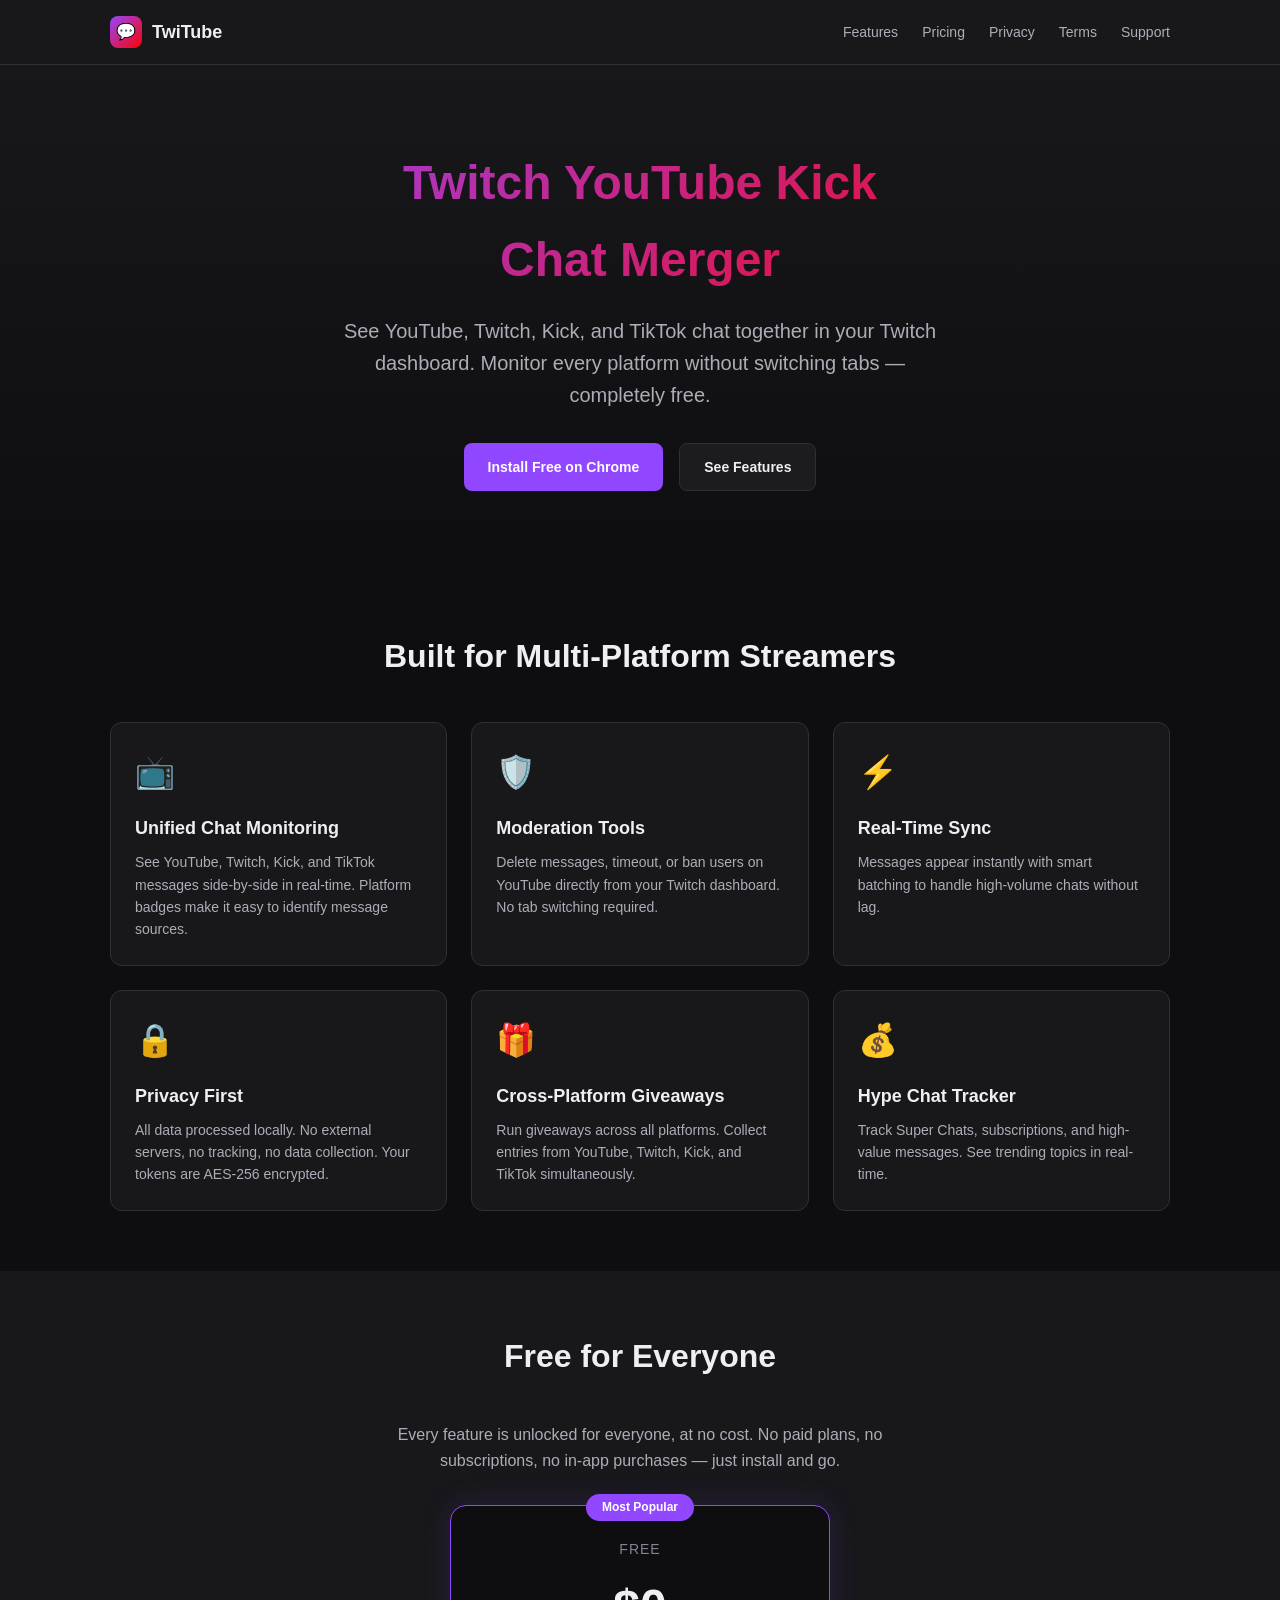
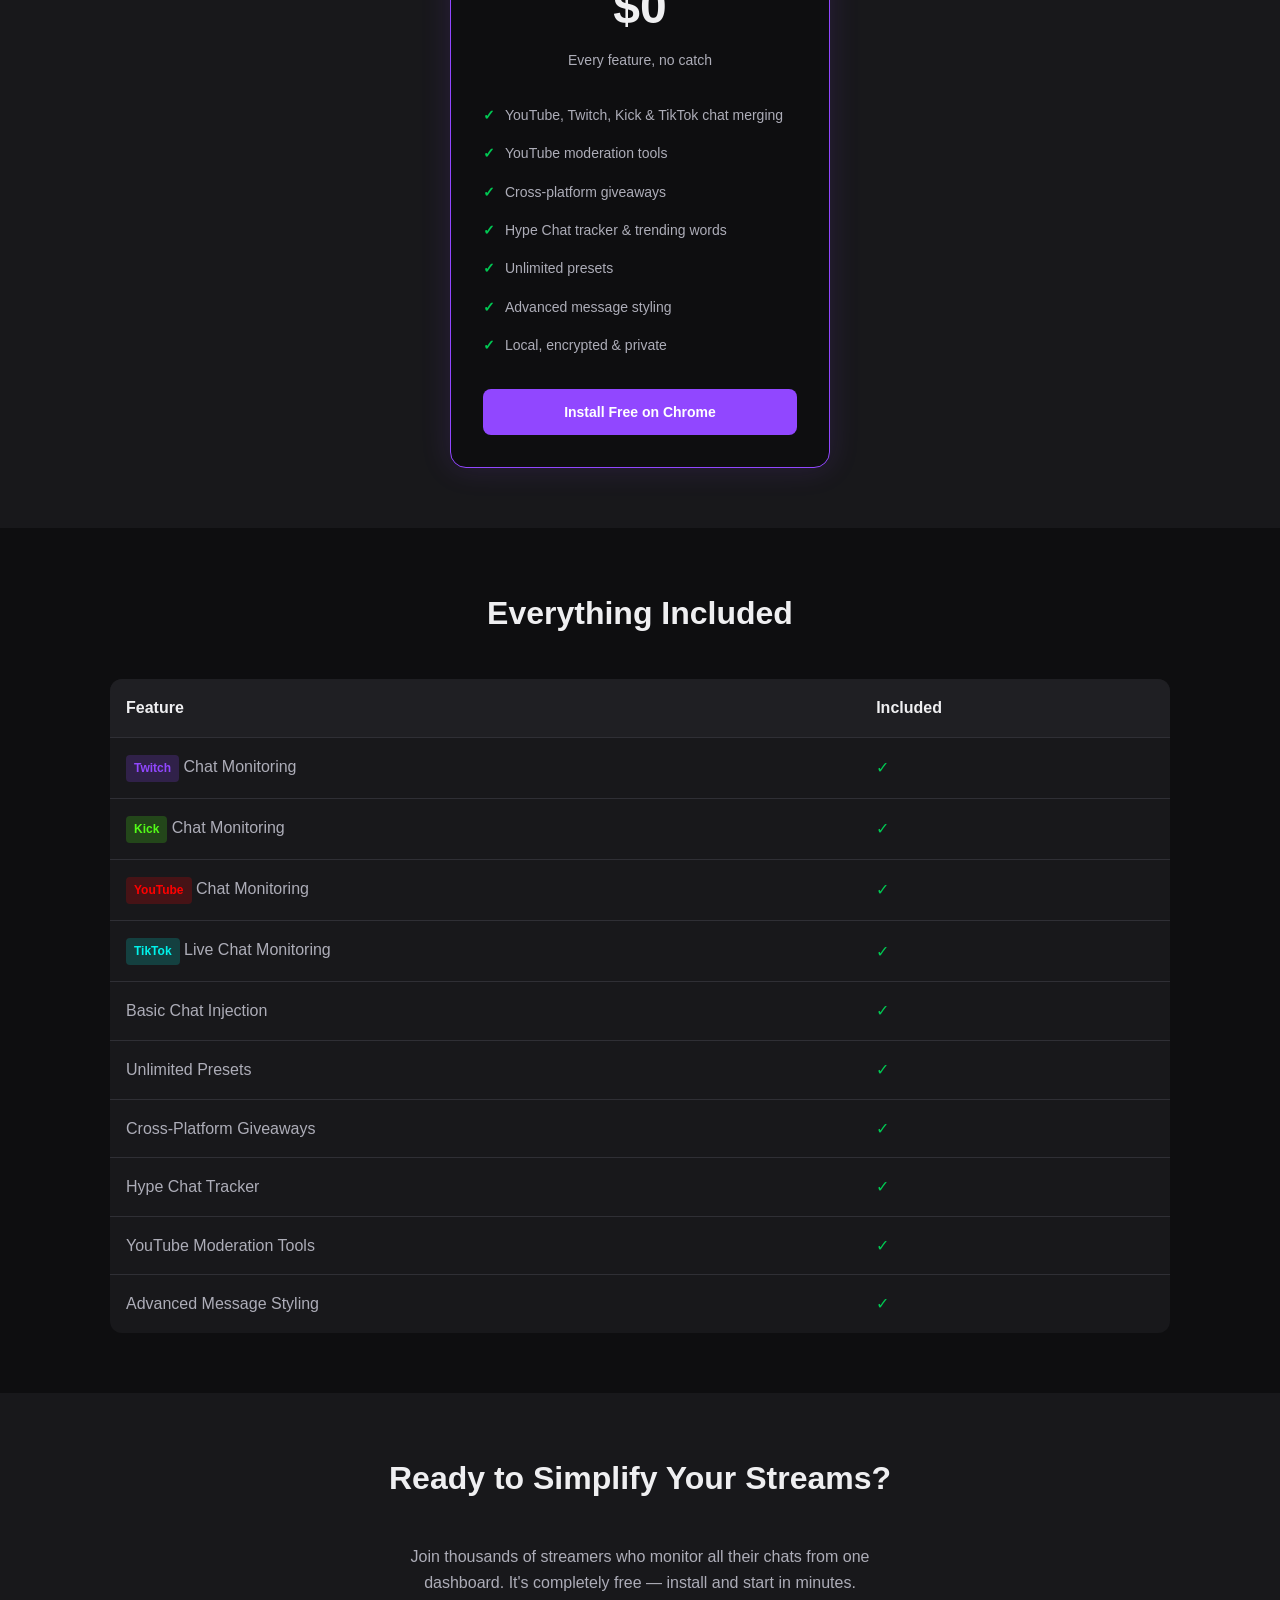
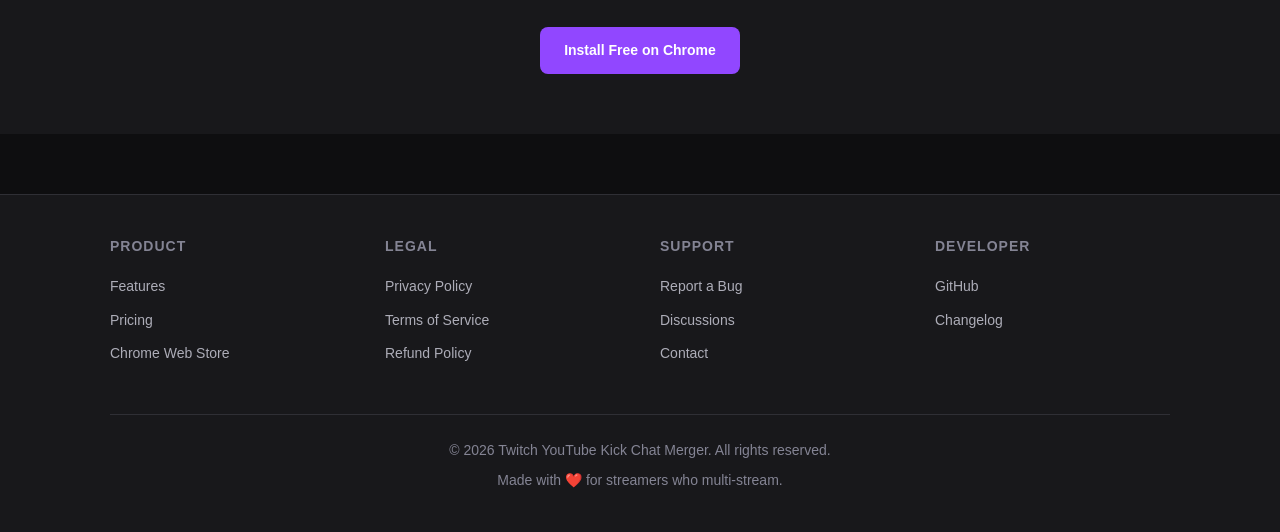
<file: index.html>
<!DOCTYPE html>
<html lang="en">
<head>
    <meta charset="UTF-8">
    <meta name="viewport" content="width=device-width, initial-scale=1.0">
    <title>Twitch YouTube Kick Chat Merger - Multi-Platform Chat Monitoring</title>
    <meta name="description" content="Merge YouTube, Twitch, Kick, and TikTok chat into your Twitch dashboard. Monitor every live chat simultaneously while streaming to multiple platforms — completely free.">
    <link rel="stylesheet" href="styles.css">
    <link rel="icon" type="image/png" href="data:image/svg+xml,<svg xmlns='http://www.w3.org/2000/svg' viewBox='0 0 100 100'><text y='.9em' font-size='90'>💬</text></svg>">
</head>
<body>
    <nav>
        <div class="container">
            <a href="/" class="logo">
                <div class="logo-icon">💬</div>
                <span>TwiTube</span>
            </a>
            <ul class="nav-links">
                <li><a href="#features">Features</a></li>
                <li><a href="#pricing">Pricing</a></li>
                <li><a href="privacy.html">Privacy</a></li>
                <li><a href="terms.html">Terms</a></li>
                <li><a href="https://github.com/Amoner/twitube-docs/issues">Support</a></li>
            </ul>
        </div>
    </nav>

    <section class="hero">
        <div class="container">
            <h1>Twitch YouTube Kick<br>Chat Merger</h1>
            <p class="tagline">
                See YouTube, Twitch, Kick, and TikTok chat together in your Twitch dashboard.
                Monitor every platform without switching tabs — completely free.
            </p>
            <div class="cta-buttons">
                <a href="#" class="btn btn-primary">
                    <span>Install Free on Chrome</span>
                </a>
                <a href="#features" class="btn btn-secondary">
                    <span>See Features</span>
                </a>
            </div>
        </div>
    </section>

    <section id="features">
        <div class="container">
            <h2>Built for Multi-Platform Streamers</h2>
            <div class="features-grid">
                <div class="feature-card">
                    <div class="icon">📺</div>
                    <h3>Unified Chat Monitoring</h3>
                    <p>See YouTube, Twitch, Kick, and TikTok messages side-by-side in real-time. Platform badges make it easy to identify message sources.</p>
                </div>
                <div class="feature-card">
                    <div class="icon">🛡️</div>
                    <h3>Moderation Tools</h3>
                    <p>Delete messages, timeout, or ban users on YouTube directly from your Twitch dashboard. No tab switching required.</p>
                </div>
                <div class="feature-card">
                    <div class="icon">⚡</div>
                    <h3>Real-Time Sync</h3>
                    <p>Messages appear instantly with smart batching to handle high-volume chats without lag.</p>
                </div>
                <div class="feature-card">
                    <div class="icon">🔒</div>
                    <h3>Privacy First</h3>
                    <p>All data processed locally. No external servers, no tracking, no data collection. Your tokens are AES-256 encrypted.</p>
                </div>
                <div class="feature-card">
                    <div class="icon">🎁</div>
                    <h3>Cross-Platform Giveaways</h3>
                    <p>Run giveaways across all platforms. Collect entries from YouTube, Twitch, Kick, and TikTok simultaneously.</p>
                </div>
                <div class="feature-card">
                    <div class="icon">💰</div>
                    <h3>Hype Chat Tracker</h3>
                    <p>Track Super Chats, subscriptions, and high-value messages. See trending topics in real-time.</p>
                </div>
            </div>
        </div>
    </section>

    <section id="pricing" class="pricing-section">
        <div class="container">
            <h2>Free for Everyone</h2>
            <p style="text-align: center; color: var(--text-secondary); max-width: 540px; margin: 0 auto 32px;">
                Every feature is unlocked for everyone, at no cost. No paid plans, no subscriptions, no in-app purchases — just install and go.
            </p>
            <div style="max-width: 380px; margin: 0 auto;">
                <div class="pricing-card featured">
                    <div class="tier">Free</div>
                    <div class="price">$0</div>
                    <div class="description">Every feature, no catch</div>
                    <ul>
                        <li>YouTube, Twitch, Kick &amp; TikTok chat merging</li>
                        <li>YouTube moderation tools</li>
                        <li>Cross-platform giveaways</li>
                        <li>Hype Chat tracker &amp; trending words</li>
                        <li>Unlimited presets</li>
                        <li>Advanced message styling</li>
                        <li>Local, encrypted &amp; private</li>
                    </ul>
                    <a href="#" class="btn btn-primary">Install Free on Chrome</a>
                </div>
            </div>
        </div>
    </section>

    <section>
        <div class="container">
            <h2>Everything Included</h2>
            <div class="comparison-table">
                <table>
                    <thead>
                        <tr>
                            <th>Feature</th>
                            <th>Included</th>
                        </tr>
                    </thead>
                    <tbody>
                        <tr>
                            <td><span class="badge badge-twitch">Twitch</span> Chat Monitoring</td>
                            <td><span class="check">✓</span></td>
                        </tr>
                        <tr>
                            <td><span class="badge badge-kick">Kick</span> Chat Monitoring</td>
                            <td><span class="check">✓</span></td>
                        </tr>
                        <tr>
                            <td><span class="badge badge-youtube">YouTube</span> Chat Monitoring</td>
                            <td><span class="check">✓</span></td>
                        </tr>
                        <tr>
                            <td><span class="badge badge-tiktok">TikTok</span> Live Chat Monitoring</td>
                            <td><span class="check">✓</span></td>
                        </tr>
                        <tr>
                            <td>Basic Chat Injection</td>
                            <td><span class="check">✓</span></td>
                        </tr>
                        <tr>
                            <td>Unlimited Presets</td>
                            <td><span class="check">✓</span></td>
                        </tr>
                        <tr>
                            <td>Cross-Platform Giveaways</td>
                            <td><span class="check">✓</span></td>
                        </tr>
                        <tr>
                            <td>Hype Chat Tracker</td>
                            <td><span class="check">✓</span></td>
                        </tr>
                        <tr>
                            <td>YouTube Moderation Tools</td>
                            <td><span class="check">✓</span></td>
                        </tr>
                        <tr>
                            <td>Advanced Message Styling</td>
                            <td><span class="check">✓</span></td>
                        </tr>
                    </tbody>
                </table>
            </div>
        </div>
    </section>

    <section style="background: var(--bg-secondary); text-align: center;">
        <div class="container">
            <h2>Ready to Simplify Your Streams?</h2>
            <p style="color: var(--text-secondary); margin-bottom: 32px; max-width: 500px; margin-left: auto; margin-right: auto;">
                Join thousands of streamers who monitor all their chats from one dashboard.
                It's completely free — install and start in minutes.
            </p>
            <div class="cta-buttons" style="justify-content: center;">
                <a href="#" class="btn btn-primary">Install Free on Chrome</a>
            </div>
        </div>
    </section>

    <footer>
        <div class="container">
            <div class="footer-grid">
                <div class="footer-section">
                    <h4>Product</h4>
                    <ul>
                        <li><a href="#features">Features</a></li>
                        <li><a href="#pricing">Pricing</a></li>
                        <li><a href="#">Chrome Web Store</a></li>
                    </ul>
                </div>
                <div class="footer-section">
                    <h4>Legal</h4>
                    <ul>
                        <li><a href="privacy.html">Privacy Policy</a></li>
                        <li><a href="terms.html">Terms of Service</a></li>
                        <li><a href="refund.html">Refund Policy</a></li>
                    </ul>
                </div>
                <div class="footer-section">
                    <h4>Support</h4>
                    <ul>
                        <li><a href="https://github.com/Amoner/twitube-docs/issues">Report a Bug</a></li>
                        <li><a href="https://github.com/Amoner/twitube-docs/discussions">Discussions</a></li>
                        <li><a href="mailto:Artem.S.Beer@gmail.com">Contact</a></li>
                    </ul>
                </div>
                <div class="footer-section">
                    <h4>Developer</h4>
                    <ul>
                        <li><a href="https://github.com/Amoner/twitube-docs">GitHub</a></li>
                        <li><a href="#">Changelog</a></li>
                    </ul>
                </div>
            </div>
            <div class="footer-bottom">
                <p>&copy; 2026 Twitch YouTube Kick Chat Merger. All rights reserved.</p>
                <p style="margin-top: 8px;">Made with ❤️ for streamers who multi-stream.</p>
            </div>
        </div>
    </footer>
</body>
</html>
</file>
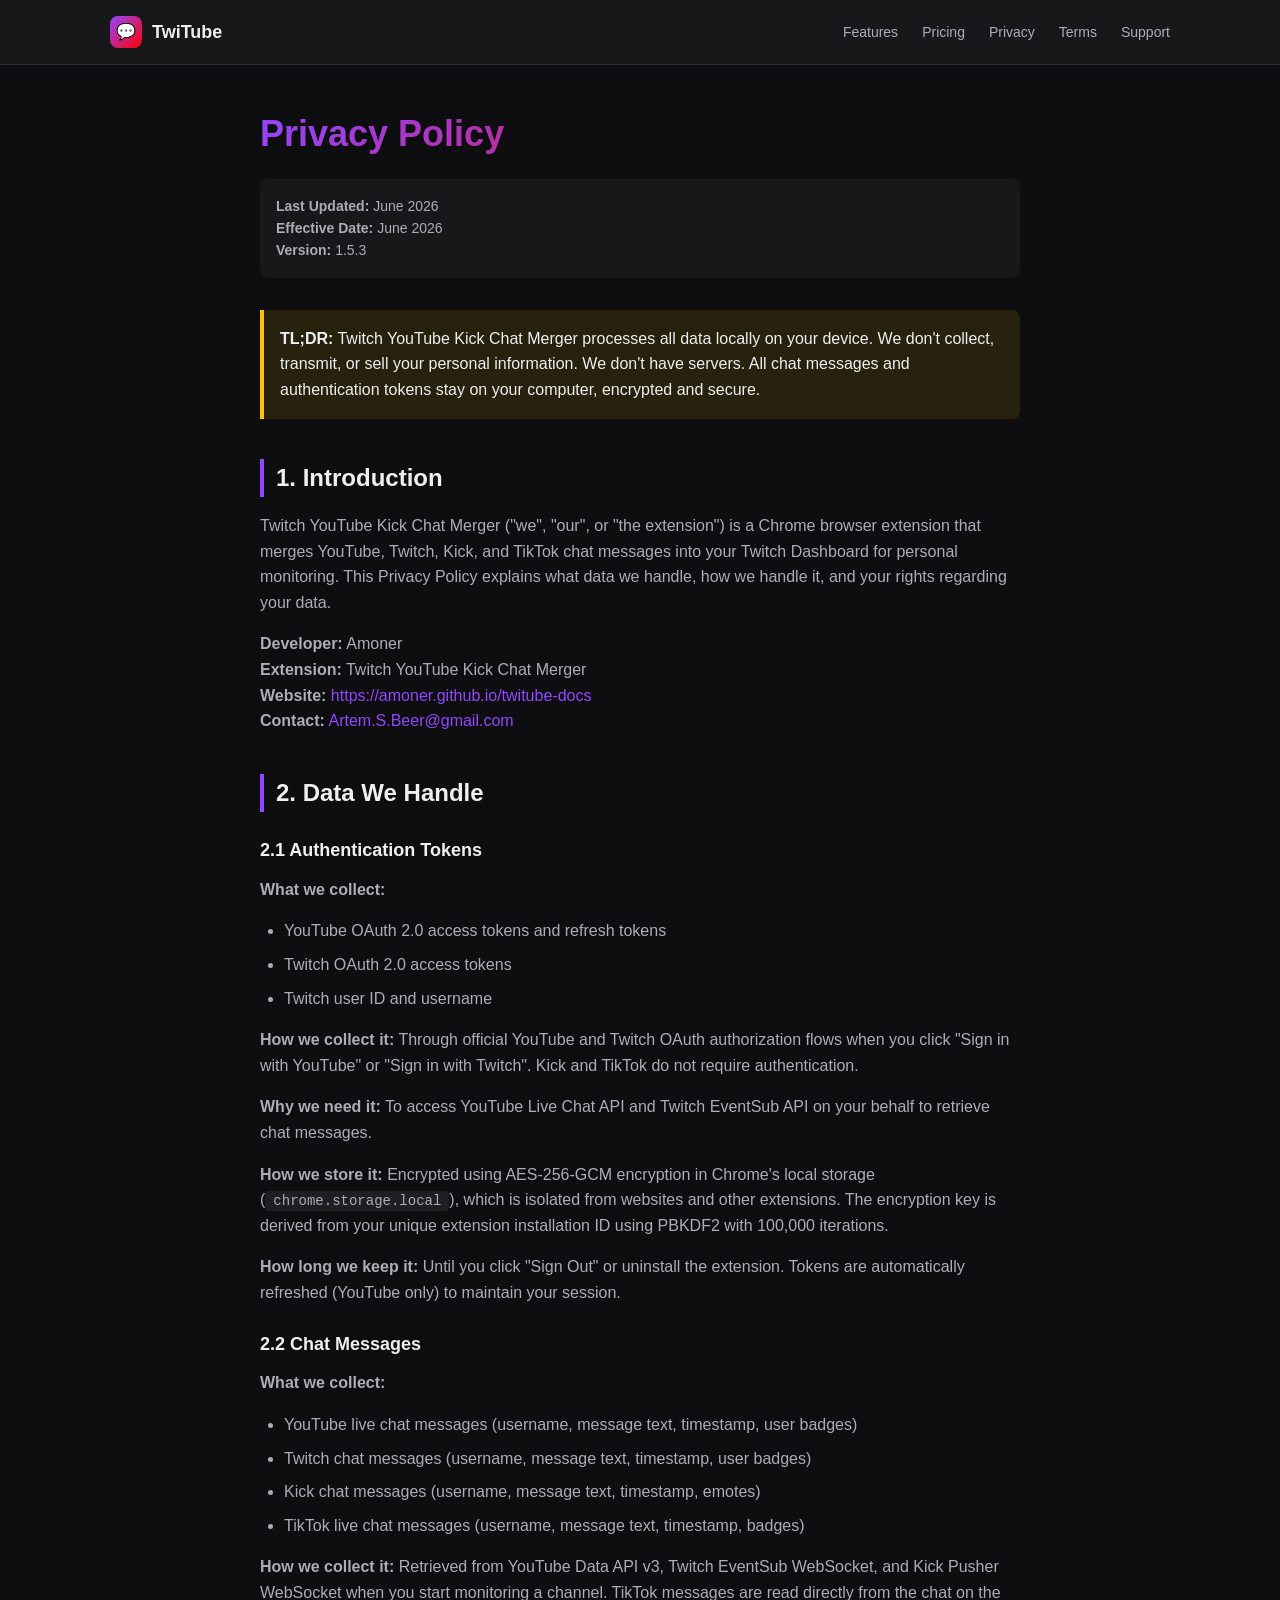
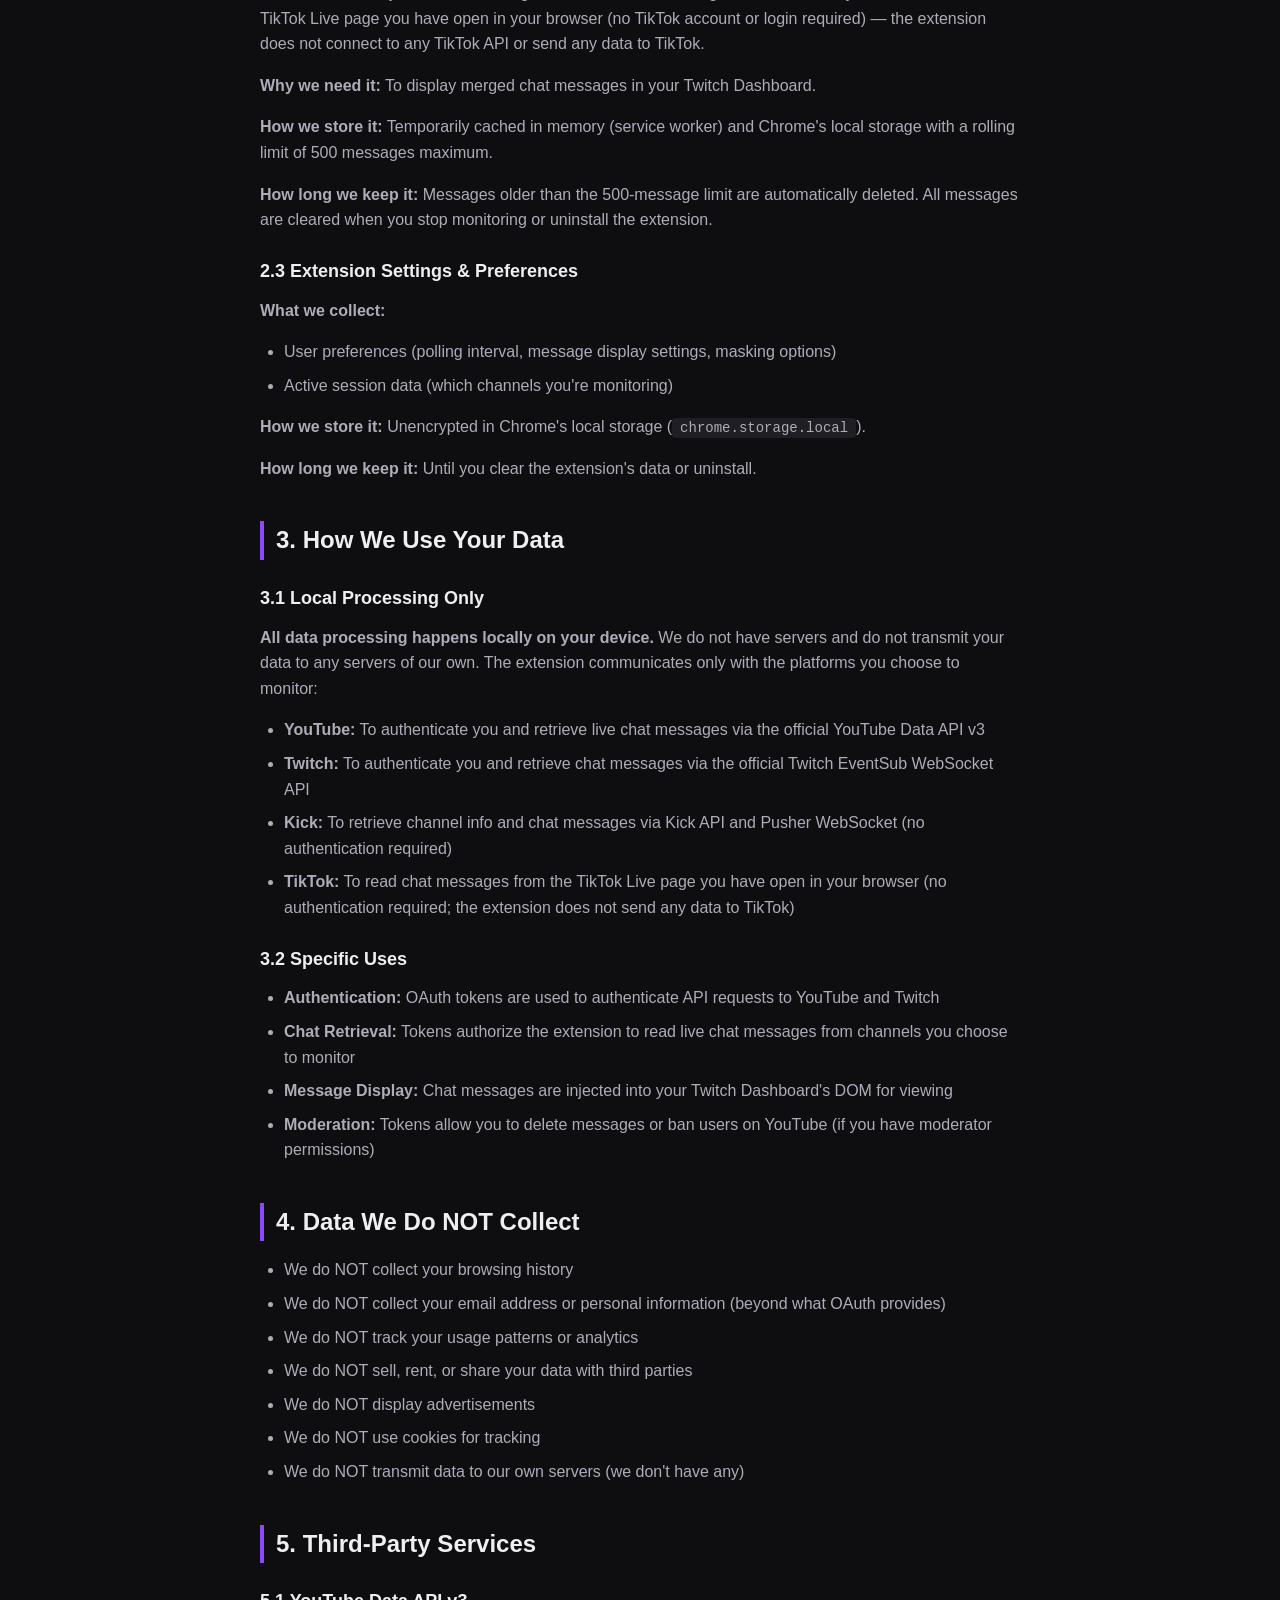
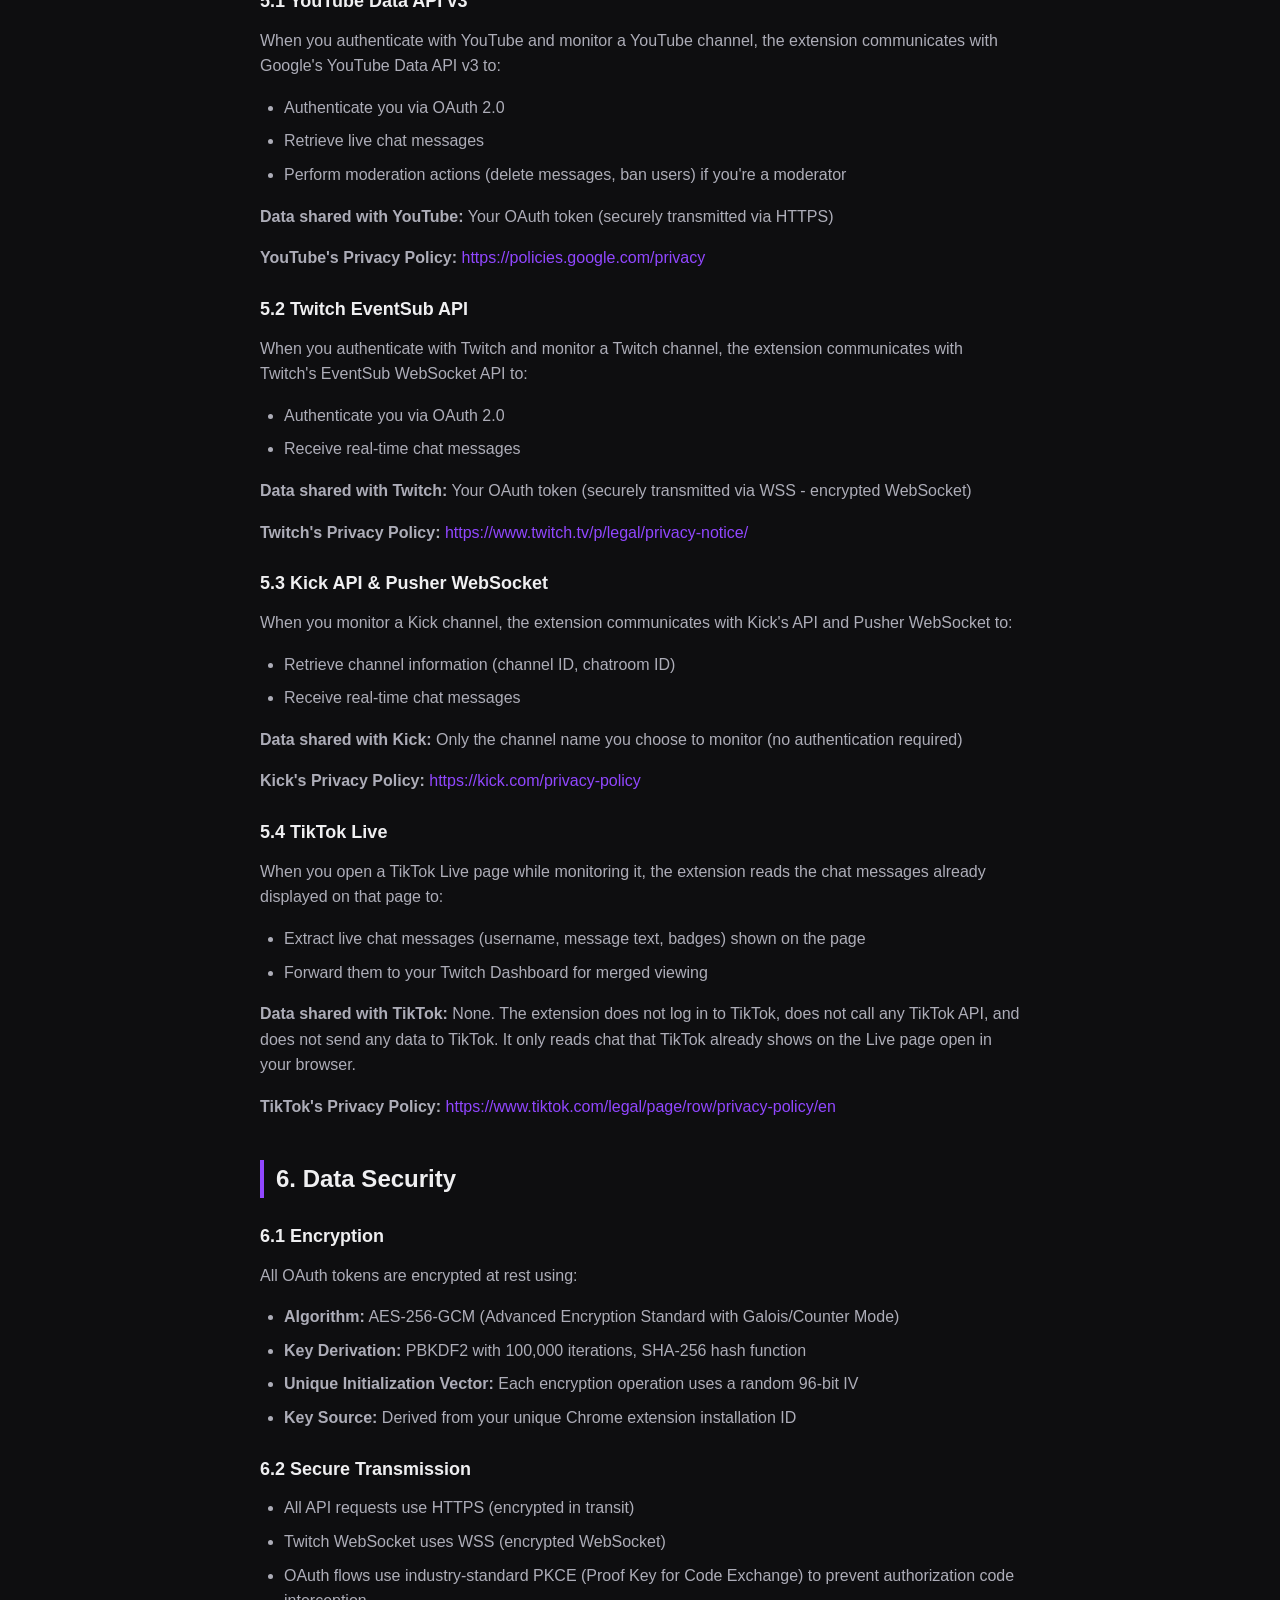
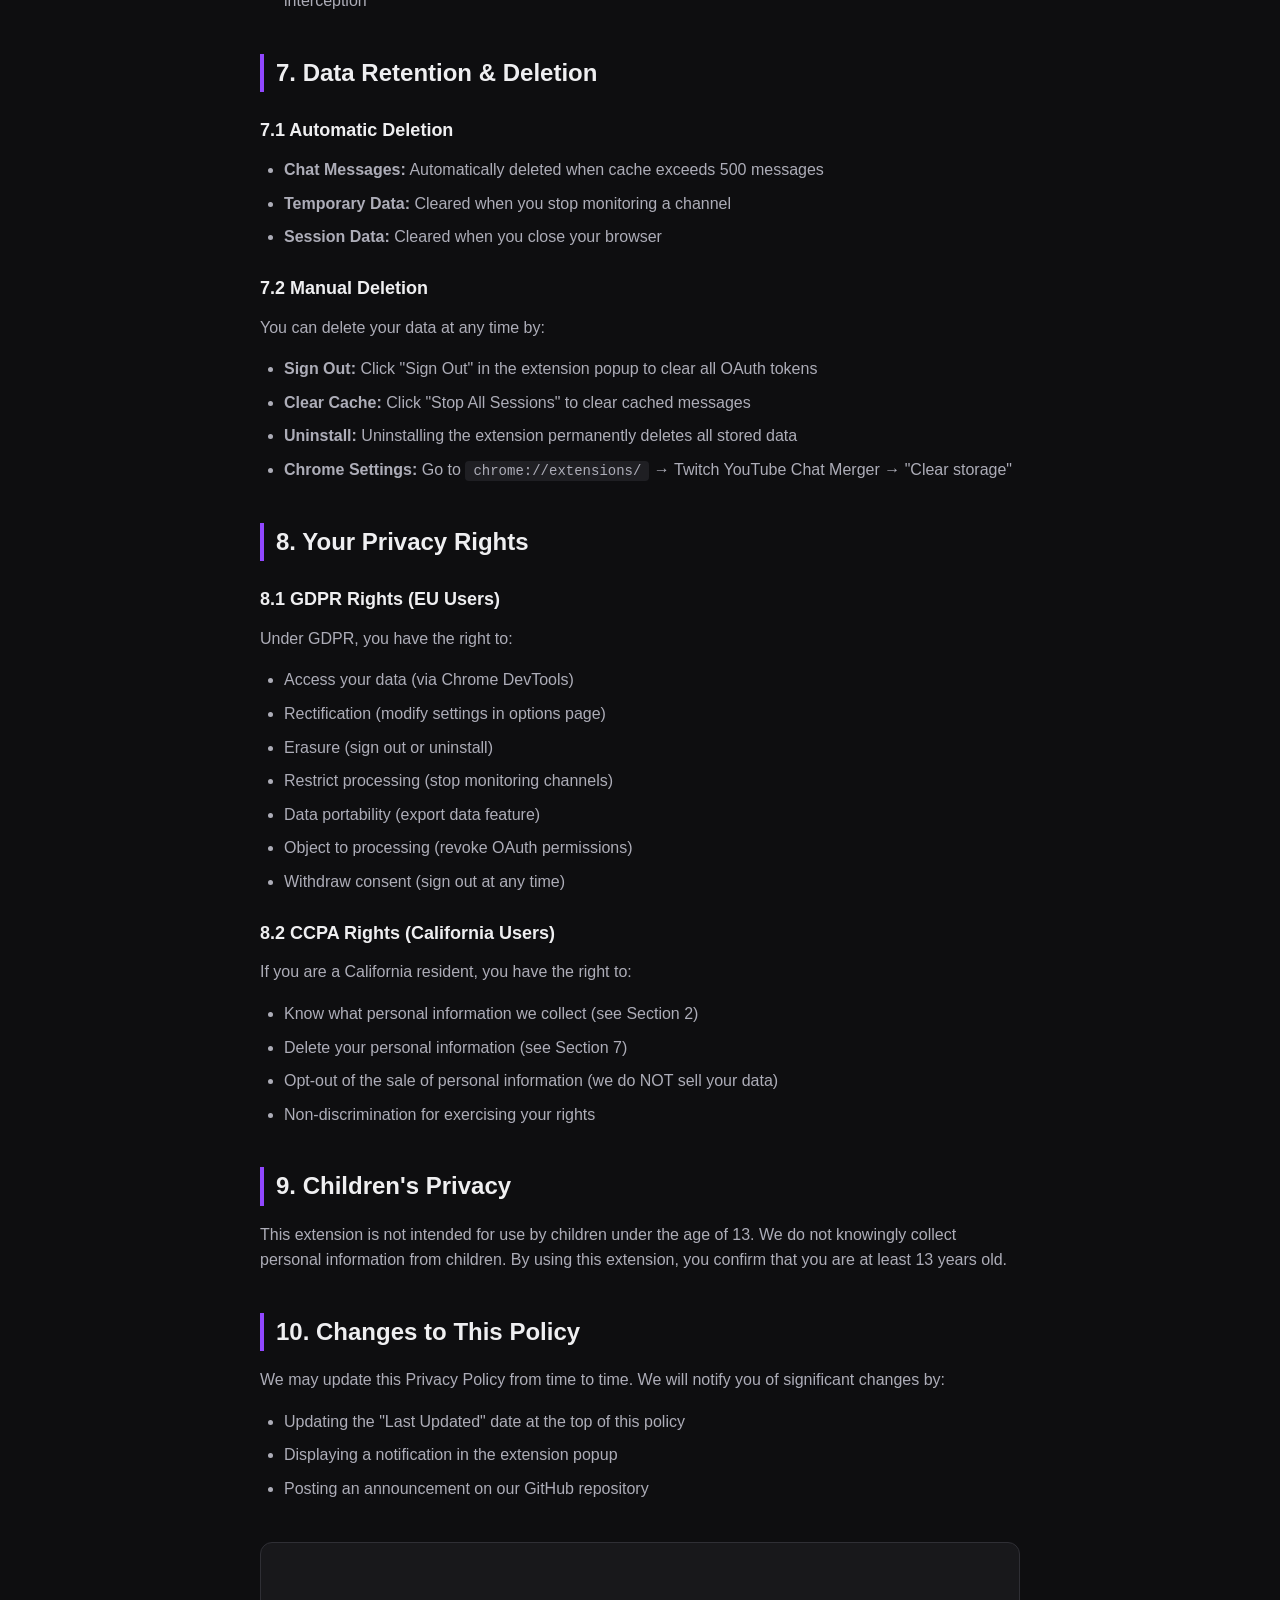
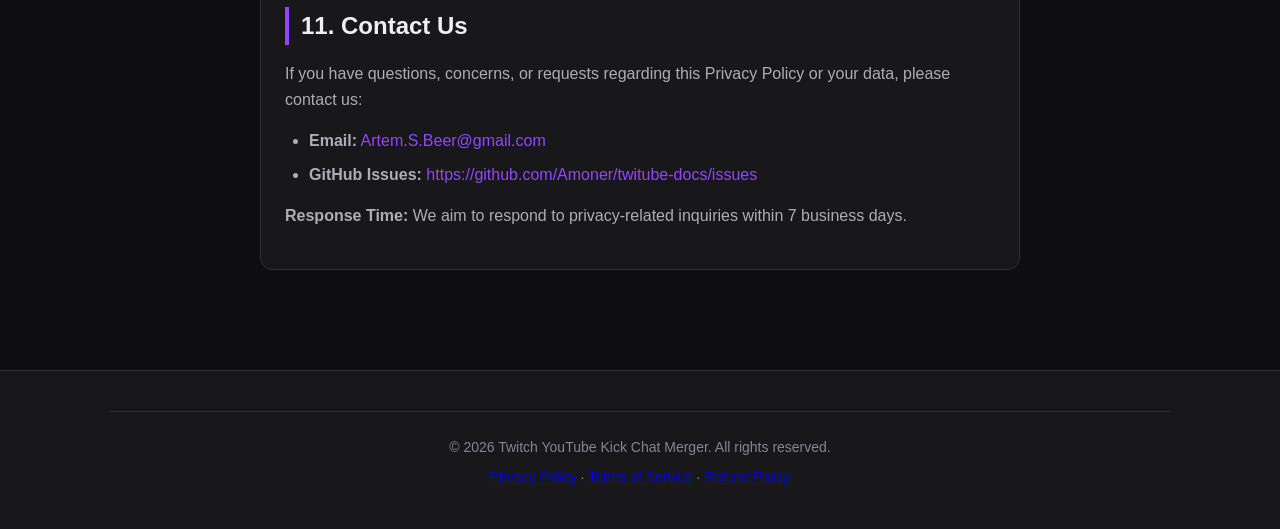
<file: privacy.html>
<!DOCTYPE html>
<html lang="en">
<head>
    <meta charset="UTF-8">
    <meta name="viewport" content="width=device-width, initial-scale=1.0">
    <title>Privacy Policy - Twitch YouTube Kick Chat Merger</title>
    <meta name="description" content="Privacy Policy for Twitch YouTube Kick Chat Merger Chrome Extension. Learn how we handle your data.">
    <link rel="stylesheet" href="styles.css">
</head>
<body>
    <nav>
        <div class="container">
            <a href="/" class="logo">
                <div class="logo-icon">💬</div>
                <span>TwiTube</span>
            </a>
            <ul class="nav-links">
                <li><a href="index.html#features">Features</a></li>
                <li><a href="index.html#pricing">Pricing</a></li>
                <li><a href="privacy.html">Privacy</a></li>
                <li><a href="terms.html">Terms</a></li>
                <li><a href="https://github.com/Amoner/twitube-docs/issues">Support</a></li>
            </ul>
        </div>
    </nav>

    <section class="policy-page">
        <div class="container-narrow">
            <h1>Privacy Policy</h1>

            <div class="last-updated">
                <strong>Last Updated:</strong> June 2026<br>
                <strong>Effective Date:</strong> June 2026<br>
                <strong>Version:</strong> 1.5.3
            </div>

            <div class="highlight">
                <strong>TL;DR:</strong> Twitch YouTube Kick Chat Merger processes all data locally on your device. We don't collect, transmit, or sell your personal information. We don't have servers. All chat messages and authentication tokens stay on your computer, encrypted and secure.
            </div>

            <h2>1. Introduction</h2>
            <p>
                Twitch YouTube Kick Chat Merger ("we", "our", or "the extension") is a Chrome browser extension that merges YouTube, Twitch, Kick, and TikTok chat messages into your Twitch Dashboard for personal monitoring. This Privacy Policy explains what data we handle, how we handle it, and your rights regarding your data.
            </p>
            <p>
                <strong>Developer:</strong> Amoner<br>
                <strong>Extension:</strong> Twitch YouTube Kick Chat Merger<br>
                <strong>Website:</strong> <a href="https://amoner.github.io/twitube-docs">https://amoner.github.io/twitube-docs</a><br>
                <strong>Contact:</strong> <a href="mailto:Artem.S.Beer@gmail.com">Artem.S.Beer@gmail.com</a>
            </p>

            <h2>2. Data We Handle</h2>

            <h3>2.1 Authentication Tokens</h3>
            <p><strong>What we collect:</strong></p>
            <ul>
                <li>YouTube OAuth 2.0 access tokens and refresh tokens</li>
                <li>Twitch OAuth 2.0 access tokens</li>
                <li>Twitch user ID and username</li>
            </ul>
            <p><strong>How we collect it:</strong> Through official YouTube and Twitch OAuth authorization flows when you click "Sign in with YouTube" or "Sign in with Twitch". Kick and TikTok do not require authentication.</p>
            <p><strong>Why we need it:</strong> To access YouTube Live Chat API and Twitch EventSub API on your behalf to retrieve chat messages.</p>
            <p><strong>How we store it:</strong> Encrypted using AES-256-GCM encryption in Chrome's local storage (<code>chrome.storage.local</code>), which is isolated from websites and other extensions. The encryption key is derived from your unique extension installation ID using PBKDF2 with 100,000 iterations.</p>
            <p><strong>How long we keep it:</strong> Until you click "Sign Out" or uninstall the extension. Tokens are automatically refreshed (YouTube only) to maintain your session.</p>

            <h3>2.2 Chat Messages</h3>
            <p><strong>What we collect:</strong></p>
            <ul>
                <li>YouTube live chat messages (username, message text, timestamp, user badges)</li>
                <li>Twitch chat messages (username, message text, timestamp, user badges)</li>
                <li>Kick chat messages (username, message text, timestamp, emotes)</li>
                <li>TikTok live chat messages (username, message text, timestamp, badges)</li>
            </ul>
            <p><strong>How we collect it:</strong> Retrieved from YouTube Data API v3, Twitch EventSub WebSocket, and Kick Pusher WebSocket when you start monitoring a channel. TikTok messages are read directly from the chat on the TikTok Live page you have open in your browser (no TikTok account or login required) — the extension does not connect to any TikTok API or send any data to TikTok.</p>
            <p><strong>Why we need it:</strong> To display merged chat messages in your Twitch Dashboard.</p>
            <p><strong>How we store it:</strong> Temporarily cached in memory (service worker) and Chrome's local storage with a rolling limit of 500 messages maximum.</p>
            <p><strong>How long we keep it:</strong> Messages older than the 500-message limit are automatically deleted. All messages are cleared when you stop monitoring or uninstall the extension.</p>

            <h3>2.3 Extension Settings & Preferences</h3>
            <p><strong>What we collect:</strong></p>
            <ul>
                <li>User preferences (polling interval, message display settings, masking options)</li>
                <li>Active session data (which channels you're monitoring)</li>
            </ul>
            <p><strong>How we store it:</strong> Unencrypted in Chrome's local storage (<code>chrome.storage.local</code>).</p>
            <p><strong>How long we keep it:</strong> Until you clear the extension's data or uninstall.</p>

            <h2>3. How We Use Your Data</h2>

            <h3>3.1 Local Processing Only</h3>
            <p><strong>All data processing happens locally on your device.</strong> We do not have servers and do not transmit your data to any servers of our own. The extension communicates only with the platforms you choose to monitor:</p>
            <ul>
                <li><strong>YouTube:</strong> To authenticate you and retrieve live chat messages via the official YouTube Data API v3</li>
                <li><strong>Twitch:</strong> To authenticate you and retrieve chat messages via the official Twitch EventSub WebSocket API</li>
                <li><strong>Kick:</strong> To retrieve channel info and chat messages via Kick API and Pusher WebSocket (no authentication required)</li>
                <li><strong>TikTok:</strong> To read chat messages from the TikTok Live page you have open in your browser (no authentication required; the extension does not send any data to TikTok)</li>
            </ul>

            <h3>3.2 Specific Uses</h3>
            <ul>
                <li><strong>Authentication:</strong> OAuth tokens are used to authenticate API requests to YouTube and Twitch</li>
                <li><strong>Chat Retrieval:</strong> Tokens authorize the extension to read live chat messages from channels you choose to monitor</li>
                <li><strong>Message Display:</strong> Chat messages are injected into your Twitch Dashboard's DOM for viewing</li>
                <li><strong>Moderation:</strong> Tokens allow you to delete messages or ban users on YouTube (if you have moderator permissions)</li>
            </ul>

            <h2>4. Data We Do NOT Collect</h2>
            <ul>
                <li>We do NOT collect your browsing history</li>
                <li>We do NOT collect your email address or personal information (beyond what OAuth provides)</li>
                <li>We do NOT track your usage patterns or analytics</li>
                <li>We do NOT sell, rent, or share your data with third parties</li>
                <li>We do NOT display advertisements</li>
                <li>We do NOT use cookies for tracking</li>
                <li>We do NOT transmit data to our own servers (we don't have any)</li>
            </ul>

            <h2>5. Third-Party Services</h2>

            <h3>5.1 YouTube Data API v3</h3>
            <p>When you authenticate with YouTube and monitor a YouTube channel, the extension communicates with Google's YouTube Data API v3 to:</p>
            <ul>
                <li>Authenticate you via OAuth 2.0</li>
                <li>Retrieve live chat messages</li>
                <li>Perform moderation actions (delete messages, ban users) if you're a moderator</li>
            </ul>
            <p><strong>Data shared with YouTube:</strong> Your OAuth token (securely transmitted via HTTPS)</p>
            <p><strong>YouTube's Privacy Policy:</strong> <a href="https://policies.google.com/privacy">https://policies.google.com/privacy</a></p>

            <h3>5.2 Twitch EventSub API</h3>
            <p>When you authenticate with Twitch and monitor a Twitch channel, the extension communicates with Twitch's EventSub WebSocket API to:</p>
            <ul>
                <li>Authenticate you via OAuth 2.0</li>
                <li>Receive real-time chat messages</li>
            </ul>
            <p><strong>Data shared with Twitch:</strong> Your OAuth token (securely transmitted via WSS - encrypted WebSocket)</p>
            <p><strong>Twitch's Privacy Policy:</strong> <a href="https://www.twitch.tv/p/legal/privacy-notice/">https://www.twitch.tv/p/legal/privacy-notice/</a></p>

            <h3>5.3 Kick API & Pusher WebSocket</h3>
            <p>When you monitor a Kick channel, the extension communicates with Kick's API and Pusher WebSocket to:</p>
            <ul>
                <li>Retrieve channel information (channel ID, chatroom ID)</li>
                <li>Receive real-time chat messages</li>
            </ul>
            <p><strong>Data shared with Kick:</strong> Only the channel name you choose to monitor (no authentication required)</p>
            <p><strong>Kick's Privacy Policy:</strong> <a href="https://kick.com/privacy-policy">https://kick.com/privacy-policy</a></p>

            <h3>5.4 TikTok Live</h3>
            <p>When you open a TikTok Live page while monitoring it, the extension reads the chat messages already displayed on that page to:</p>
            <ul>
                <li>Extract live chat messages (username, message text, badges) shown on the page</li>
                <li>Forward them to your Twitch Dashboard for merged viewing</li>
            </ul>
            <p><strong>Data shared with TikTok:</strong> None. The extension does not log in to TikTok, does not call any TikTok API, and does not send any data to TikTok. It only reads chat that TikTok already shows on the Live page open in your browser.</p>
            <p><strong>TikTok's Privacy Policy:</strong> <a href="https://www.tiktok.com/legal/page/row/privacy-policy/en">https://www.tiktok.com/legal/page/row/privacy-policy/en</a></p>

            <h2>6. Data Security</h2>

            <h3>6.1 Encryption</h3>
            <p>All OAuth tokens are encrypted at rest using:</p>
            <ul>
                <li><strong>Algorithm:</strong> AES-256-GCM (Advanced Encryption Standard with Galois/Counter Mode)</li>
                <li><strong>Key Derivation:</strong> PBKDF2 with 100,000 iterations, SHA-256 hash function</li>
                <li><strong>Unique Initialization Vector:</strong> Each encryption operation uses a random 96-bit IV</li>
                <li><strong>Key Source:</strong> Derived from your unique Chrome extension installation ID</li>
            </ul>

            <h3>6.2 Secure Transmission</h3>
            <ul>
                <li>All API requests use HTTPS (encrypted in transit)</li>
                <li>Twitch WebSocket uses WSS (encrypted WebSocket)</li>
                <li>OAuth flows use industry-standard PKCE (Proof Key for Code Exchange) to prevent authorization code interception</li>
            </ul>

            <h2>7. Data Retention & Deletion</h2>

            <h3>7.1 Automatic Deletion</h3>
            <ul>
                <li><strong>Chat Messages:</strong> Automatically deleted when cache exceeds 500 messages</li>
                <li><strong>Temporary Data:</strong> Cleared when you stop monitoring a channel</li>
                <li><strong>Session Data:</strong> Cleared when you close your browser</li>
            </ul>

            <h3>7.2 Manual Deletion</h3>
            <p>You can delete your data at any time by:</p>
            <ul>
                <li><strong>Sign Out:</strong> Click "Sign Out" in the extension popup to clear all OAuth tokens</li>
                <li><strong>Clear Cache:</strong> Click "Stop All Sessions" to clear cached messages</li>
                <li><strong>Uninstall:</strong> Uninstalling the extension permanently deletes all stored data</li>
                <li><strong>Chrome Settings:</strong> Go to <code>chrome://extensions/</code> → Twitch YouTube Chat Merger → "Clear storage"</li>
            </ul>

            <h2>8. Your Privacy Rights</h2>

            <h3>8.1 GDPR Rights (EU Users)</h3>
            <p>Under GDPR, you have the right to:</p>
            <ul>
                <li>Access your data (via Chrome DevTools)</li>
                <li>Rectification (modify settings in options page)</li>
                <li>Erasure (sign out or uninstall)</li>
                <li>Restrict processing (stop monitoring channels)</li>
                <li>Data portability (export data feature)</li>
                <li>Object to processing (revoke OAuth permissions)</li>
                <li>Withdraw consent (sign out at any time)</li>
            </ul>

            <h3>8.2 CCPA Rights (California Users)</h3>
            <p>If you are a California resident, you have the right to:</p>
            <ul>
                <li>Know what personal information we collect (see Section 2)</li>
                <li>Delete your personal information (see Section 7)</li>
                <li>Opt-out of the sale of personal information (we do NOT sell your data)</li>
                <li>Non-discrimination for exercising your rights</li>
            </ul>

            <h2>9. Children's Privacy</h2>
            <p>This extension is not intended for use by children under the age of 13. We do not knowingly collect personal information from children. By using this extension, you confirm that you are at least 13 years old.</p>

            <h2>10. Changes to This Policy</h2>
            <p>We may update this Privacy Policy from time to time. We will notify you of significant changes by:</p>
            <ul>
                <li>Updating the "Last Updated" date at the top of this policy</li>
                <li>Displaying a notification in the extension popup</li>
                <li>Posting an announcement on our GitHub repository</li>
            </ul>

            <div class="contact-box">
                <h2>11. Contact Us</h2>
                <p>If you have questions, concerns, or requests regarding this Privacy Policy or your data, please contact us:</p>
                <ul>
                    <li><strong>Email:</strong> <a href="mailto:Artem.S.Beer@gmail.com">Artem.S.Beer@gmail.com</a></li>
                    <li><strong>GitHub Issues:</strong> <a href="https://github.com/Amoner/twitube-docs/issues">https://github.com/Amoner/twitube-docs/issues</a></li>
                </ul>
                <p><strong>Response Time:</strong> We aim to respond to privacy-related inquiries within 7 business days.</p>
            </div>
        </div>
    </section>

    <footer>
        <div class="container">
            <div class="footer-bottom">
                <p>&copy; 2026 Twitch YouTube Kick Chat Merger. All rights reserved.</p>
                <p style="margin-top: 8px;">
                    <a href="privacy.html">Privacy Policy</a> ·
                    <a href="terms.html">Terms of Service</a> ·
                    <a href="refund.html">Refund Policy</a>
                </p>
            </div>
        </div>
    </footer>
</body>
</html>
</file>
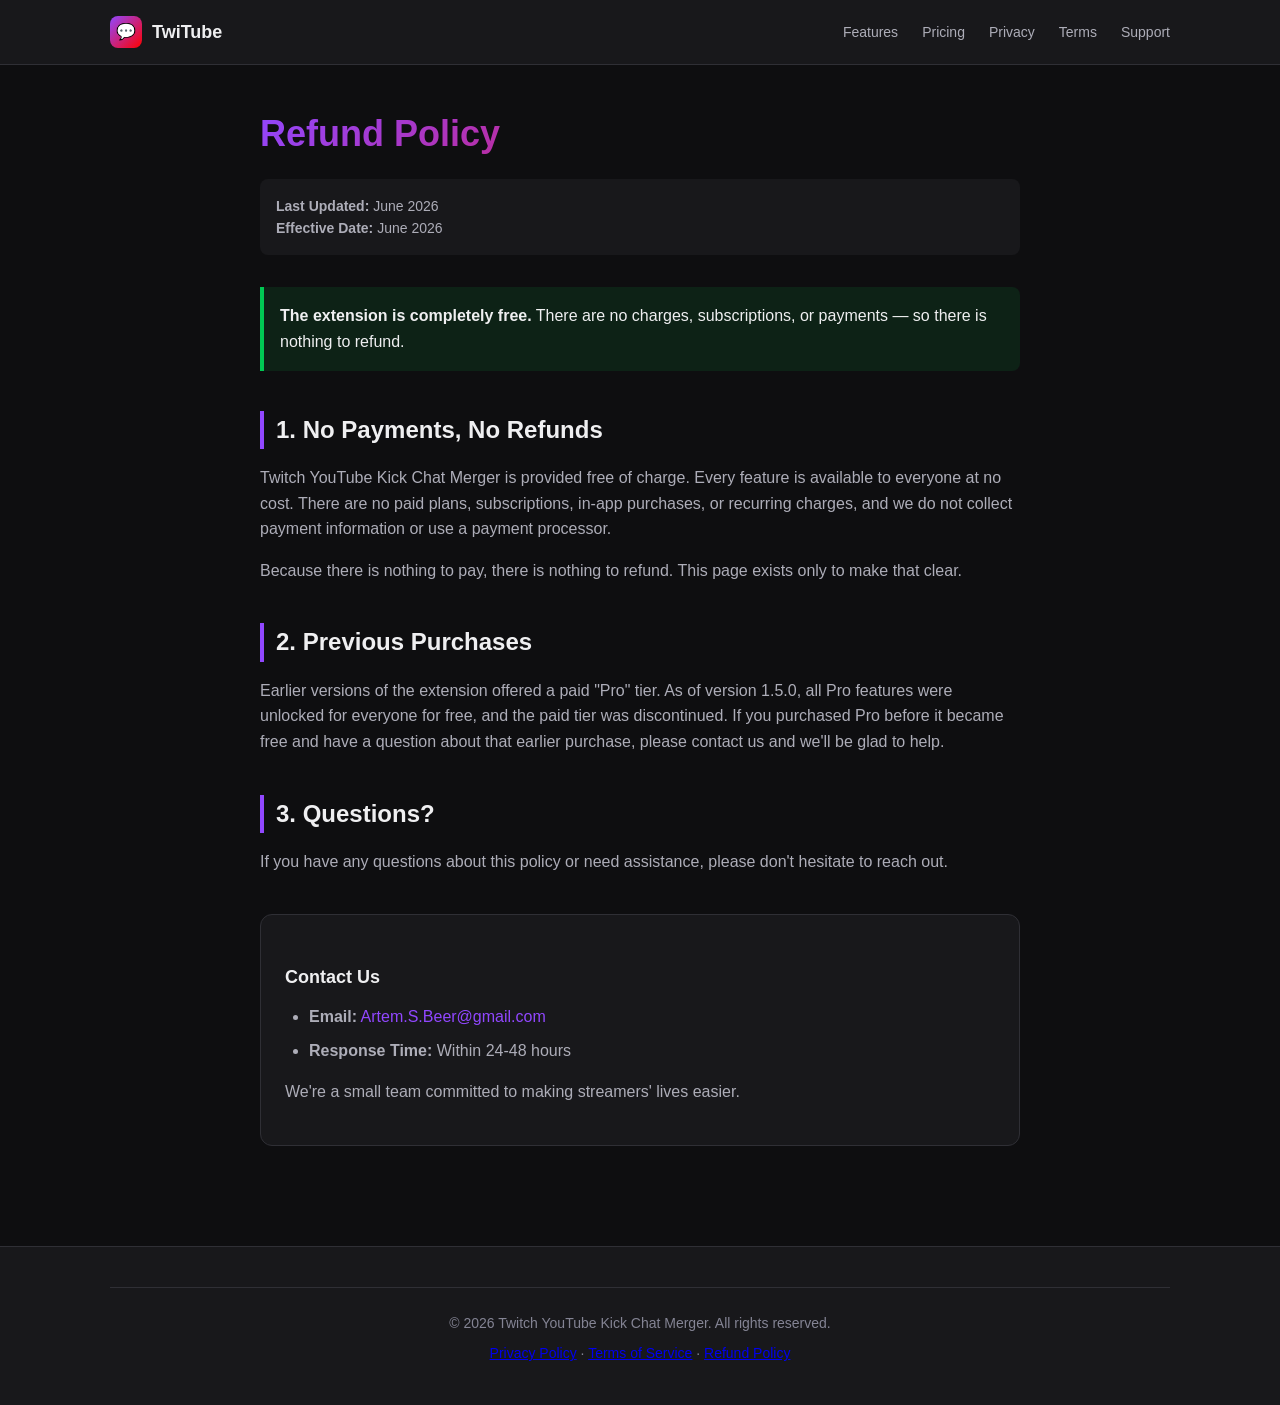
<file: refund.html>
<!DOCTYPE html>
<html lang="en">
<head>
    <meta charset="UTF-8">
    <meta name="viewport" content="width=device-width, initial-scale=1.0">
    <title>Refund Policy - Twitch YouTube Kick Chat Merger</title>
    <meta name="description" content="Refund Policy for Twitch YouTube Kick Chat Merger. The extension is completely free, so there is nothing to refund.">
    <link rel="stylesheet" href="styles.css">
</head>
<body>
    <nav>
        <div class="container">
            <a href="/" class="logo">
                <div class="logo-icon">💬</div>
                <span>TwiTube</span>
            </a>
            <ul class="nav-links">
                <li><a href="index.html#features">Features</a></li>
                <li><a href="index.html#pricing">Pricing</a></li>
                <li><a href="privacy.html">Privacy</a></li>
                <li><a href="terms.html">Terms</a></li>
                <li><a href="https://github.com/Amoner/twitube-docs/issues">Support</a></li>
            </ul>
        </div>
    </nav>

    <section class="policy-page">
        <div class="container-narrow">
            <h1>Refund Policy</h1>

            <div class="last-updated">
                <strong>Last Updated:</strong> June 2026<br>
                <strong>Effective Date:</strong> June 2026
            </div>

            <div class="highlight" style="border-left-color: var(--accent-success); background: rgba(0, 200, 83, 0.1);">
                <strong>The extension is completely free.</strong> There are no charges, subscriptions, or payments &mdash; so there is nothing to refund.
            </div>

            <h2>1. No Payments, No Refunds</h2>
            <p>
                Twitch YouTube Kick Chat Merger is provided free of charge. Every feature is available to everyone at no cost. There are no paid plans, subscriptions, in-app purchases, or recurring charges, and we do not collect payment information or use a payment processor.
            </p>
            <p>
                Because there is nothing to pay, there is nothing to refund. This page exists only to make that clear.
            </p>

            <h2>2. Previous Purchases</h2>
            <p>
                Earlier versions of the extension offered a paid "Pro" tier. As of version 1.5.0, all Pro features were unlocked for everyone for free, and the paid tier was discontinued. If you purchased Pro before it became free and have a question about that earlier purchase, please contact us and we'll be glad to help.
            </p>

            <h2>3. Questions?</h2>
            <p>
                If you have any questions about this policy or need assistance, please don't hesitate to reach out.
            </p>

            <div class="contact-box">
                <h3>Contact Us</h3>
                <ul>
                    <li><strong>Email:</strong> <a href="mailto:Artem.S.Beer@gmail.com">Artem.S.Beer@gmail.com</a></li>
                    <li><strong>Response Time:</strong> Within 24-48 hours</li>
                </ul>
                <p style="margin-top: 16px; color: var(--text-secondary);">
                    We're a small team committed to making streamers' lives easier.
                </p>
            </div>
        </div>
    </section>

    <footer>
        <div class="container">
            <div class="footer-bottom">
                <p>&copy; 2026 Twitch YouTube Kick Chat Merger. All rights reserved.</p>
                <p style="margin-top: 8px;">
                    <a href="privacy.html">Privacy Policy</a> ·
                    <a href="terms.html">Terms of Service</a> ·
                    <a href="refund.html">Refund Policy</a>
                </p>
            </div>
        </div>
    </footer>
</body>
</html>
</file>
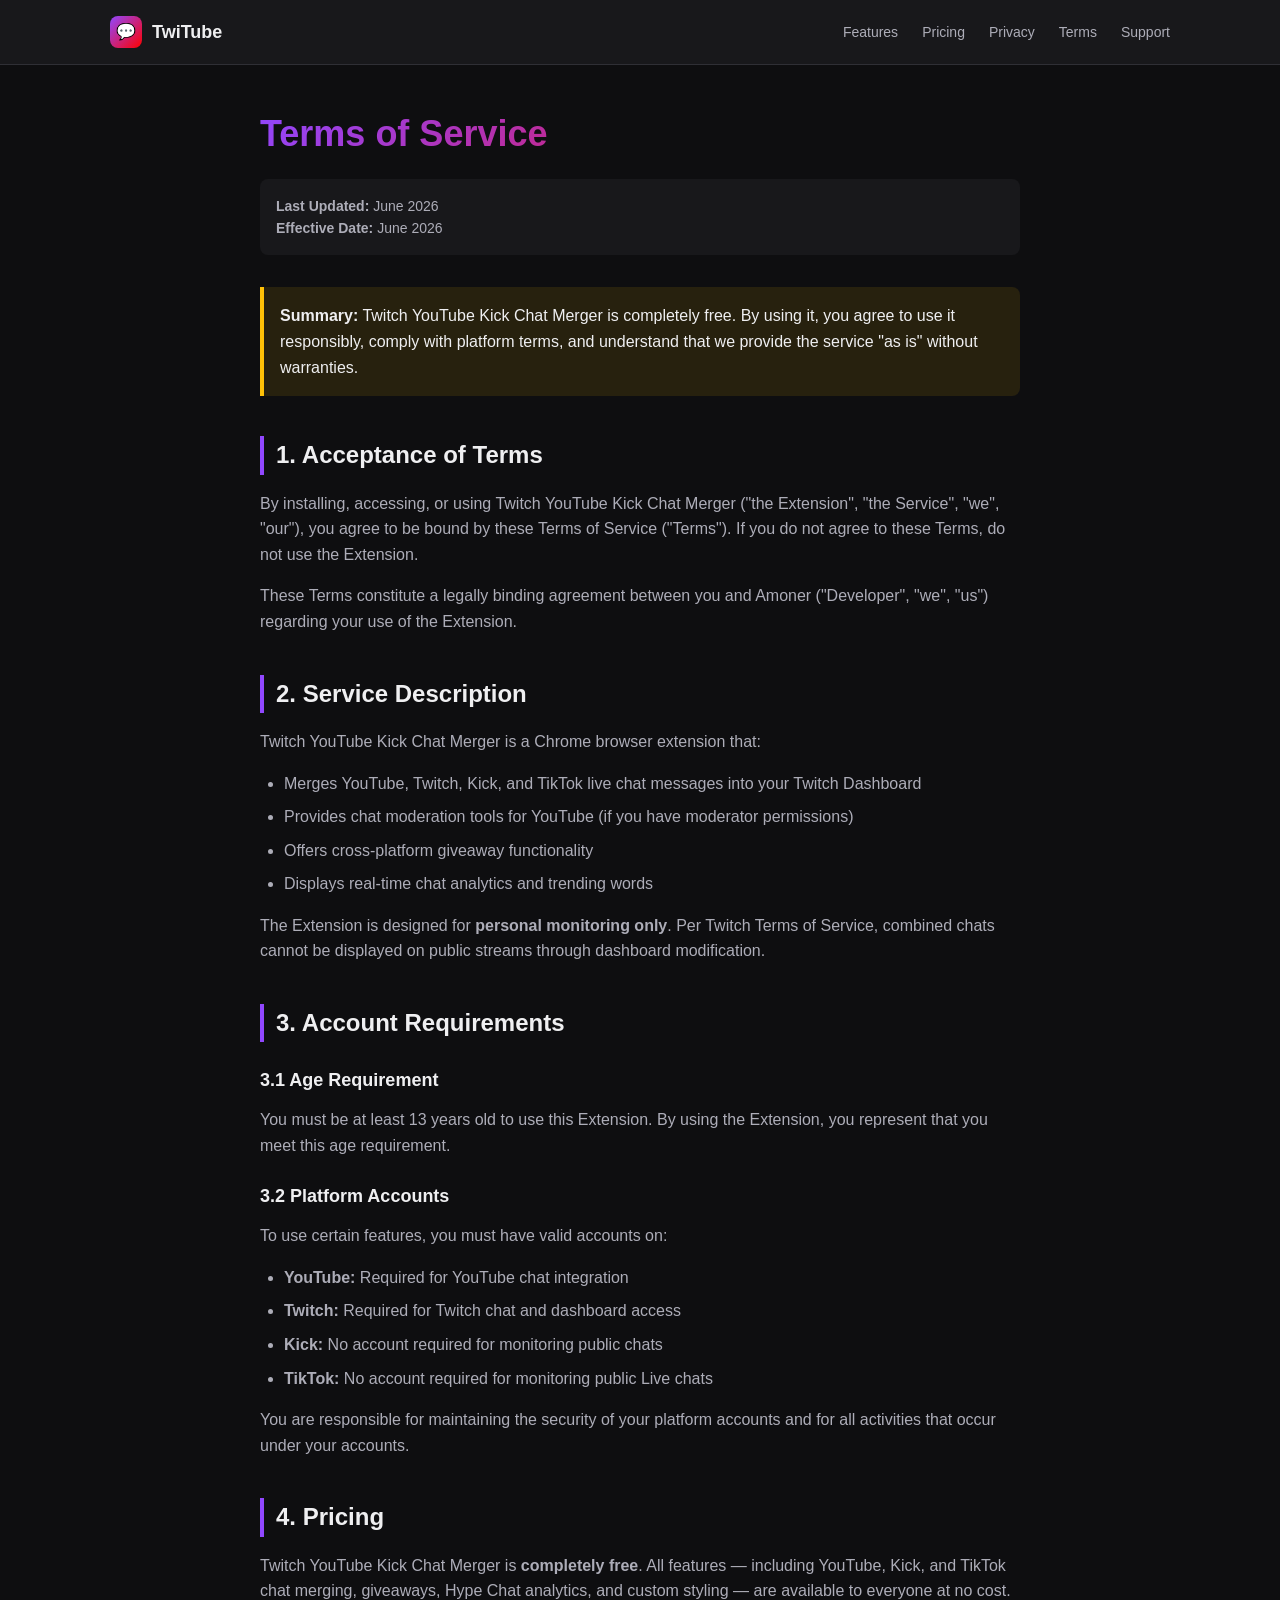
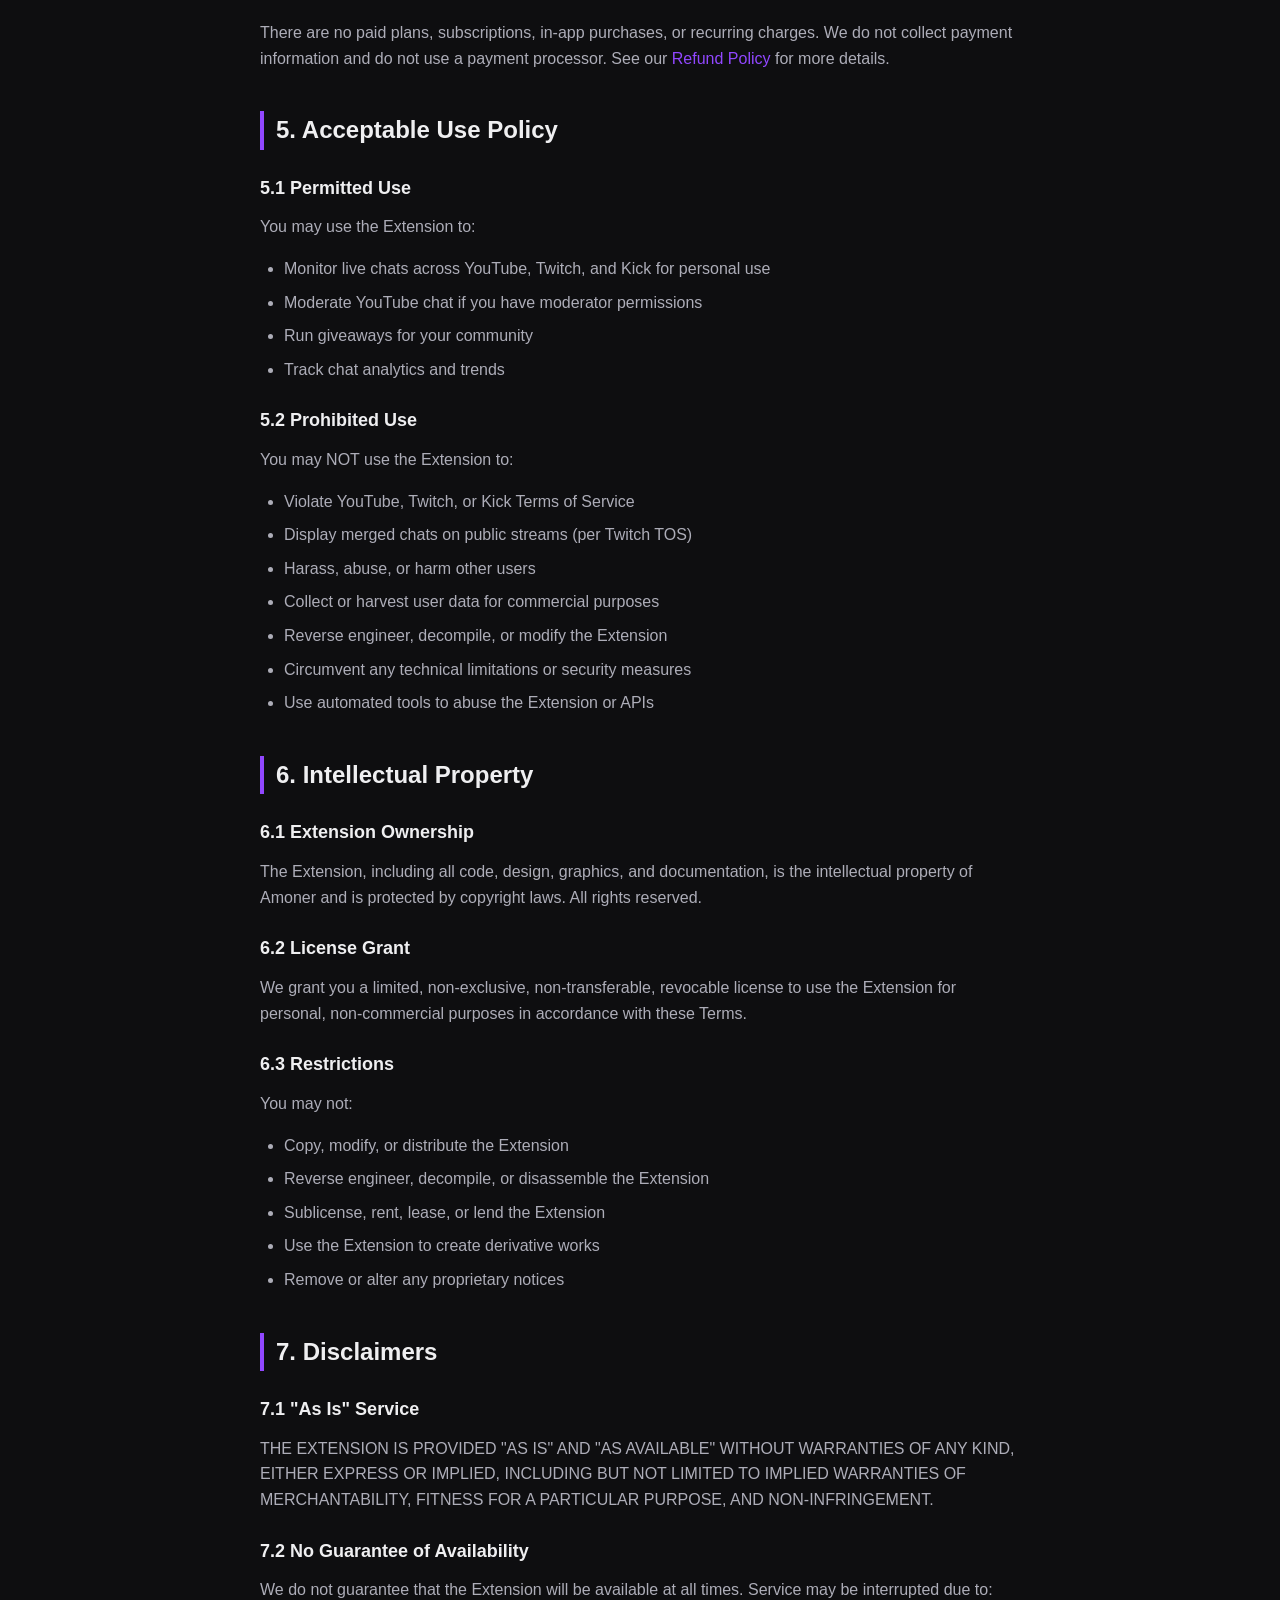
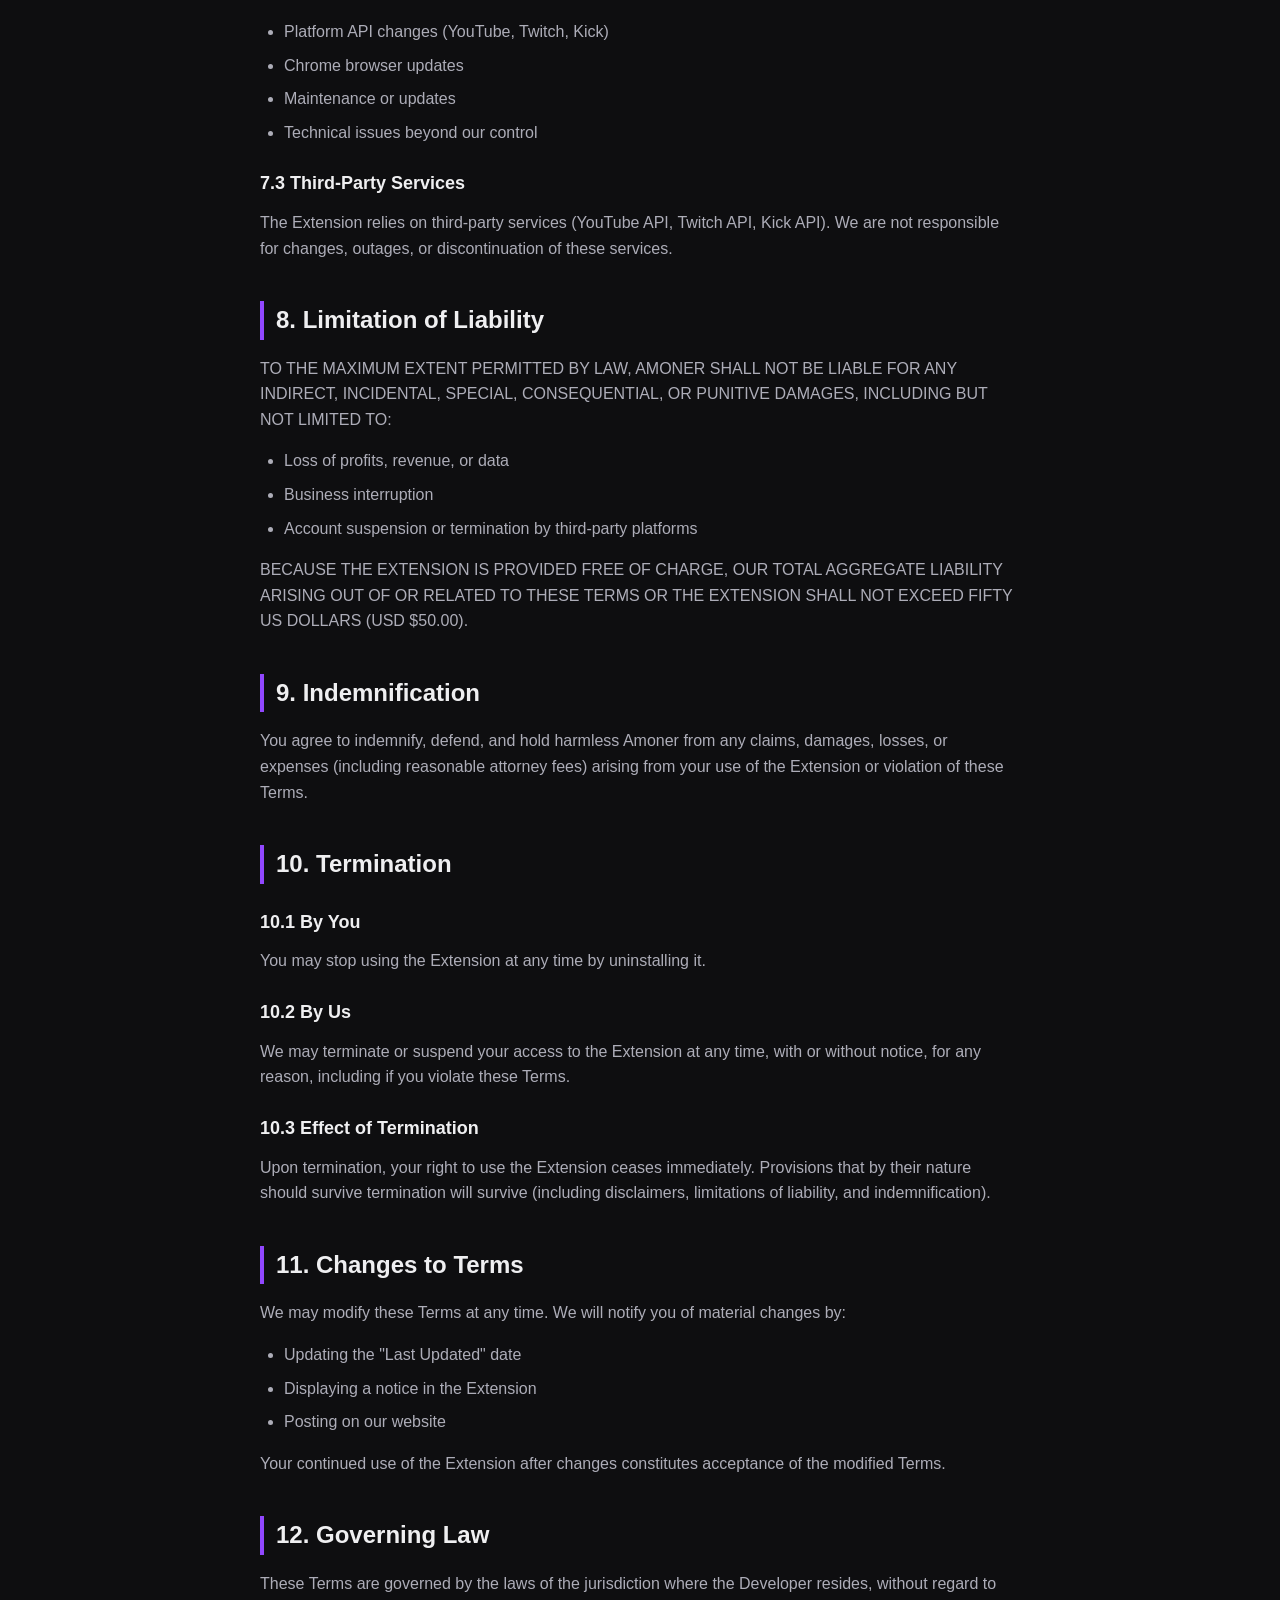
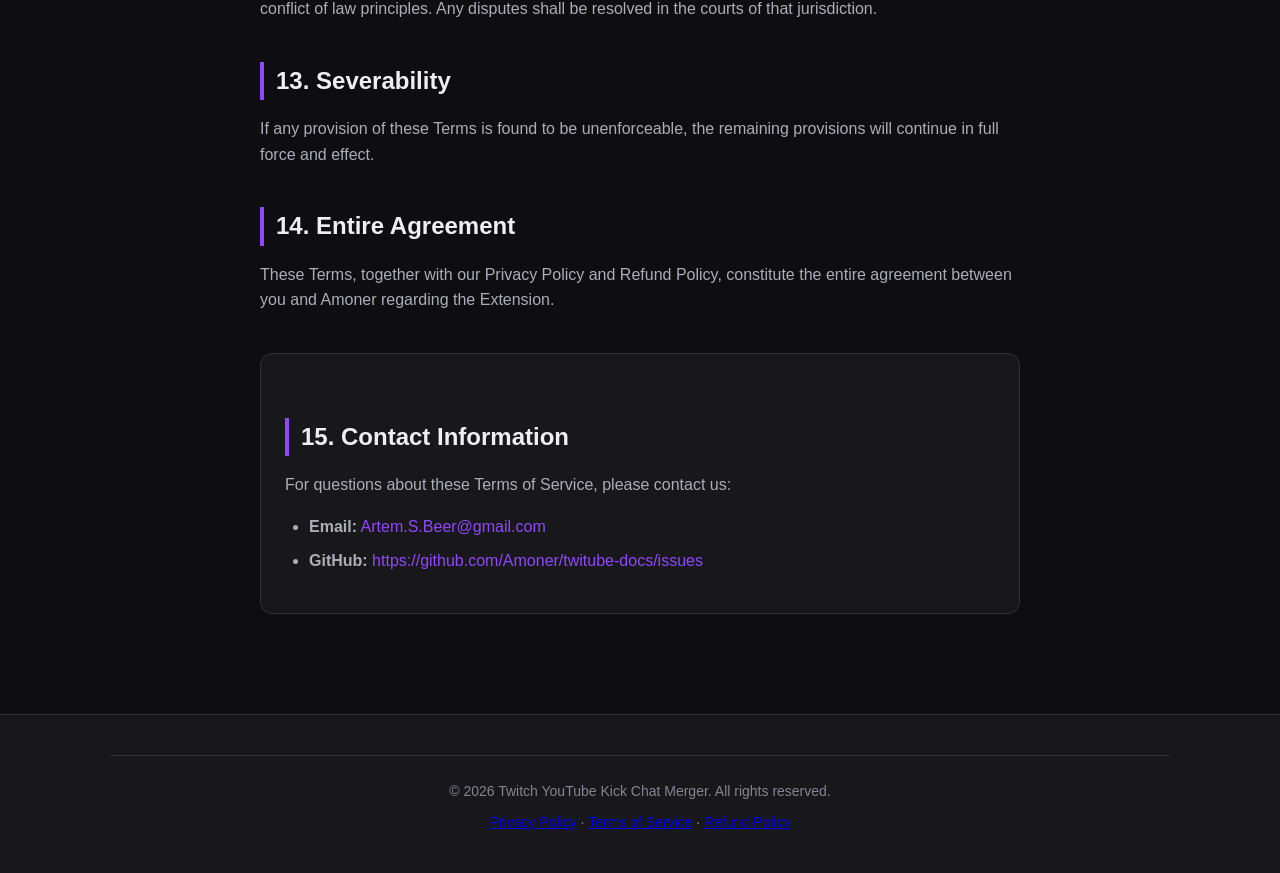
<file: terms.html>
<!DOCTYPE html>
<html lang="en">
<head>
    <meta charset="UTF-8">
    <meta name="viewport" content="width=device-width, initial-scale=1.0">
    <title>Terms of Service - Twitch YouTube Kick Chat Merger</title>
    <meta name="description" content="Terms of Service for Twitch YouTube Kick Chat Merger Chrome Extension.">
    <link rel="stylesheet" href="styles.css">
</head>
<body>
    <nav>
        <div class="container">
            <a href="/" class="logo">
                <div class="logo-icon">💬</div>
                <span>TwiTube</span>
            </a>
            <ul class="nav-links">
                <li><a href="index.html#features">Features</a></li>
                <li><a href="index.html#pricing">Pricing</a></li>
                <li><a href="privacy.html">Privacy</a></li>
                <li><a href="terms.html">Terms</a></li>
                <li><a href="https://github.com/Amoner/twitube-docs/issues">Support</a></li>
            </ul>
        </div>
    </nav>

    <section class="policy-page">
        <div class="container-narrow">
            <h1>Terms of Service</h1>

            <div class="last-updated">
                <strong>Last Updated:</strong> June 2026<br>
                <strong>Effective Date:</strong> June 2026
            </div>

            <div class="highlight">
                <strong>Summary:</strong> Twitch YouTube Kick Chat Merger is completely free. By using it, you agree to use it responsibly, comply with platform terms, and understand that we provide the service "as is" without warranties.
            </div>

            <h2>1. Acceptance of Terms</h2>
            <p>
                By installing, accessing, or using Twitch YouTube Kick Chat Merger ("the Extension", "the Service", "we", "our"), you agree to be bound by these Terms of Service ("Terms"). If you do not agree to these Terms, do not use the Extension.
            </p>
            <p>
                These Terms constitute a legally binding agreement between you and Amoner ("Developer", "we", "us") regarding your use of the Extension.
            </p>

            <h2>2. Service Description</h2>
            <p>
                Twitch YouTube Kick Chat Merger is a Chrome browser extension that:
            </p>
            <ul>
                <li>Merges YouTube, Twitch, Kick, and TikTok live chat messages into your Twitch Dashboard</li>
                <li>Provides chat moderation tools for YouTube (if you have moderator permissions)</li>
                <li>Offers cross-platform giveaway functionality</li>
                <li>Displays real-time chat analytics and trending words</li>
            </ul>
            <p>
                The Extension is designed for <strong>personal monitoring only</strong>. Per Twitch Terms of Service, combined chats cannot be displayed on public streams through dashboard modification.
            </p>

            <h2>3. Account Requirements</h2>

            <h3>3.1 Age Requirement</h3>
            <p>
                You must be at least 13 years old to use this Extension. By using the Extension, you represent that you meet this age requirement.
            </p>

            <h3>3.2 Platform Accounts</h3>
            <p>
                To use certain features, you must have valid accounts on:
            </p>
            <ul>
                <li><strong>YouTube:</strong> Required for YouTube chat integration</li>
                <li><strong>Twitch:</strong> Required for Twitch chat and dashboard access</li>
                <li><strong>Kick:</strong> No account required for monitoring public chats</li>
                <li><strong>TikTok:</strong> No account required for monitoring public Live chats</li>
            </ul>
            <p>
                You are responsible for maintaining the security of your platform accounts and for all activities that occur under your accounts.
            </p>

            <h2>4. Pricing</h2>
            <p>
                Twitch YouTube Kick Chat Merger is <strong>completely free</strong>. All features — including YouTube, Kick, and TikTok chat merging, giveaways, Hype Chat analytics, and custom styling — are available to everyone at no cost.
            </p>
            <p>
                There are no paid plans, subscriptions, in-app purchases, or recurring charges. We do not collect payment information and do not use a payment processor. See our <a href="refund.html">Refund Policy</a> for more details.
            </p>

            <h2>5. Acceptable Use Policy</h2>

            <h3>5.1 Permitted Use</h3>
            <p>You may use the Extension to:</p>
            <ul>
                <li>Monitor live chats across YouTube, Twitch, and Kick for personal use</li>
                <li>Moderate YouTube chat if you have moderator permissions</li>
                <li>Run giveaways for your community</li>
                <li>Track chat analytics and trends</li>
            </ul>

            <h3>5.2 Prohibited Use</h3>
            <p>You may NOT use the Extension to:</p>
            <ul>
                <li>Violate YouTube, Twitch, or Kick Terms of Service</li>
                <li>Display merged chats on public streams (per Twitch TOS)</li>
                <li>Harass, abuse, or harm other users</li>
                <li>Collect or harvest user data for commercial purposes</li>
                <li>Reverse engineer, decompile, or modify the Extension</li>
                <li>Circumvent any technical limitations or security measures</li>
                <li>Use automated tools to abuse the Extension or APIs</li>
            </ul>

            <h2>6. Intellectual Property</h2>

            <h3>6.1 Extension Ownership</h3>
            <p>
                The Extension, including all code, design, graphics, and documentation, is the intellectual property of Amoner and is protected by copyright laws. All rights reserved.
            </p>

            <h3>6.2 License Grant</h3>
            <p>
                We grant you a limited, non-exclusive, non-transferable, revocable license to use the Extension for personal, non-commercial purposes in accordance with these Terms.
            </p>

            <h3>6.3 Restrictions</h3>
            <p>You may not:</p>
            <ul>
                <li>Copy, modify, or distribute the Extension</li>
                <li>Reverse engineer, decompile, or disassemble the Extension</li>
                <li>Sublicense, rent, lease, or lend the Extension</li>
                <li>Use the Extension to create derivative works</li>
                <li>Remove or alter any proprietary notices</li>
            </ul>

            <h2>7. Disclaimers</h2>

            <h3>7.1 "As Is" Service</h3>
            <p>
                THE EXTENSION IS PROVIDED "AS IS" AND "AS AVAILABLE" WITHOUT WARRANTIES OF ANY KIND, EITHER EXPRESS OR IMPLIED, INCLUDING BUT NOT LIMITED TO IMPLIED WARRANTIES OF MERCHANTABILITY, FITNESS FOR A PARTICULAR PURPOSE, AND NON-INFRINGEMENT.
            </p>

            <h3>7.2 No Guarantee of Availability</h3>
            <p>
                We do not guarantee that the Extension will be available at all times. Service may be interrupted due to:
            </p>
            <ul>
                <li>Platform API changes (YouTube, Twitch, Kick)</li>
                <li>Chrome browser updates</li>
                <li>Maintenance or updates</li>
                <li>Technical issues beyond our control</li>
            </ul>

            <h3>7.3 Third-Party Services</h3>
            <p>
                The Extension relies on third-party services (YouTube API, Twitch API, Kick API). We are not responsible for changes, outages, or discontinuation of these services.
            </p>

            <h2>8. Limitation of Liability</h2>
            <p>
                TO THE MAXIMUM EXTENT PERMITTED BY LAW, AMONER SHALL NOT BE LIABLE FOR ANY INDIRECT, INCIDENTAL, SPECIAL, CONSEQUENTIAL, OR PUNITIVE DAMAGES, INCLUDING BUT NOT LIMITED TO:
            </p>
            <ul>
                <li>Loss of profits, revenue, or data</li>
                <li>Business interruption</li>
                <li>Account suspension or termination by third-party platforms</li>
            </ul>
            <p>
                BECAUSE THE EXTENSION IS PROVIDED FREE OF CHARGE, OUR TOTAL AGGREGATE LIABILITY ARISING OUT OF OR RELATED TO THESE TERMS OR THE EXTENSION SHALL NOT EXCEED FIFTY US DOLLARS (USD $50.00).
            </p>

            <h2>9. Indemnification</h2>
            <p>
                You agree to indemnify, defend, and hold harmless Amoner from any claims, damages, losses, or expenses (including reasonable attorney fees) arising from your use of the Extension or violation of these Terms.
            </p>

            <h2>10. Termination</h2>

            <h3>10.1 By You</h3>
            <p>
                You may stop using the Extension at any time by uninstalling it.
            </p>

            <h3>10.2 By Us</h3>
            <p>
                We may terminate or suspend your access to the Extension at any time, with or without notice, for any reason, including if you violate these Terms.
            </p>

            <h3>10.3 Effect of Termination</h3>
            <p>
                Upon termination, your right to use the Extension ceases immediately. Provisions that by their nature should survive termination will survive (including disclaimers, limitations of liability, and indemnification).
            </p>

            <h2>11. Changes to Terms</h2>
            <p>
                We may modify these Terms at any time. We will notify you of material changes by:
            </p>
            <ul>
                <li>Updating the "Last Updated" date</li>
                <li>Displaying a notice in the Extension</li>
                <li>Posting on our website</li>
            </ul>
            <p>
                Your continued use of the Extension after changes constitutes acceptance of the modified Terms.
            </p>

            <h2>12. Governing Law</h2>
            <p>
                These Terms are governed by the laws of the jurisdiction where the Developer resides, without regard to conflict of law principles. Any disputes shall be resolved in the courts of that jurisdiction.
            </p>

            <h2>13. Severability</h2>
            <p>
                If any provision of these Terms is found to be unenforceable, the remaining provisions will continue in full force and effect.
            </p>

            <h2>14. Entire Agreement</h2>
            <p>
                These Terms, together with our Privacy Policy and Refund Policy, constitute the entire agreement between you and Amoner regarding the Extension.
            </p>

            <div class="contact-box">
                <h2>15. Contact Information</h2>
                <p>For questions about these Terms of Service, please contact us:</p>
                <ul>
                    <li><strong>Email:</strong> <a href="mailto:Artem.S.Beer@gmail.com">Artem.S.Beer@gmail.com</a></li>
                    <li><strong>GitHub:</strong> <a href="https://github.com/Amoner/twitube-docs/issues">https://github.com/Amoner/twitube-docs/issues</a></li>
                </ul>
            </div>
        </div>
    </section>

    <footer>
        <div class="container">
            <div class="footer-bottom">
                <p>&copy; 2026 Twitch YouTube Kick Chat Merger. All rights reserved.</p>
                <p style="margin-top: 8px;">
                    <a href="privacy.html">Privacy Policy</a> ·
                    <a href="terms.html">Terms of Service</a> ·
                    <a href="refund.html">Refund Policy</a>
                </p>
            </div>
        </div>
    </footer>
</body>
</html>
</file>
<file: styles.css>
/* Twitube Documentation Site Styles */
/* Dark theme matching Twitch aesthetic */

:root {
  --bg-primary: #0e0e10;
  --bg-secondary: #18181b;
  --bg-tertiary: #1f1f23;
  --text-primary: #efeff1;
  --text-secondary: #adadb8;
  --text-muted: #848494;
  --twitch-purple: #9147ff;
  --twitch-purple-hover: #772ce8;
  --youtube-red: #ff0000;
  --kick-green: #53fc18;
  --accent-success: #00c853;
  --accent-warning: #ffc107;
  --accent-gold: #ffd700;
  --border-color: #2f2f35;
  --card-bg: rgba(255, 255, 255, 0.05);
}

* {
  box-sizing: border-box;
  margin: 0;
  padding: 0;
}

html {
  scroll-behavior: smooth;
}

body {
  font-family: -apple-system, BlinkMacSystemFont, 'Segoe UI', Roboto, Oxygen, Ubuntu, Cantarell, sans-serif;
  line-height: 1.6;
  background: var(--bg-primary);
  color: var(--text-primary);
  min-height: 100vh;
}

/* Container */
.container {
  max-width: 1100px;
  margin: 0 auto;
  padding: 0 20px;
}

.container-narrow {
  max-width: 800px;
  margin: 0 auto;
  padding: 0 20px;
}

/* Navigation */
nav {
  background: var(--bg-secondary);
  border-bottom: 1px solid var(--border-color);
  padding: 16px 0;
  position: sticky;
  top: 0;
  z-index: 100;
}

nav .container {
  display: flex;
  align-items: center;
  justify-content: space-between;
}

.logo {
  display: flex;
  align-items: center;
  gap: 10px;
  text-decoration: none;
  color: var(--text-primary);
  font-weight: 700;
  font-size: 18px;
}

.logo-icon {
  width: 32px;
  height: 32px;
  background: linear-gradient(135deg, var(--twitch-purple), var(--youtube-red));
  border-radius: 8px;
  display: flex;
  align-items: center;
  justify-content: center;
  font-size: 16px;
}

.nav-links {
  display: flex;
  gap: 24px;
  list-style: none;
}

.nav-links a {
  color: var(--text-secondary);
  text-decoration: none;
  font-size: 14px;
  transition: color 0.2s;
}

.nav-links a:hover {
  color: var(--text-primary);
}

/* Hero Section */
.hero {
  padding: 80px 0;
  text-align: center;
  background: linear-gradient(180deg, var(--bg-secondary) 0%, var(--bg-primary) 100%);
}

.hero h1 {
  font-size: 48px;
  font-weight: 700;
  margin-bottom: 16px;
  background: linear-gradient(135deg, var(--twitch-purple), var(--youtube-red));
  -webkit-background-clip: text;
  -webkit-text-fill-color: transparent;
  background-clip: text;
}

.hero .tagline {
  font-size: 20px;
  color: var(--text-secondary);
  margin-bottom: 32px;
  max-width: 600px;
  margin-left: auto;
  margin-right: auto;
}

.hero .cta-buttons {
  display: flex;
  gap: 16px;
  justify-content: center;
  flex-wrap: wrap;
}

/* Buttons */
.btn {
  display: inline-flex;
  align-items: center;
  gap: 8px;
  padding: 12px 24px;
  border-radius: 8px;
  font-size: 14px;
  font-weight: 600;
  text-decoration: none;
  cursor: pointer;
  transition: all 0.2s;
  border: none;
}

.btn-primary {
  background: var(--twitch-purple);
  color: white;
}

.btn-primary:hover {
  background: var(--twitch-purple-hover);
  transform: translateY(-2px);
}

.btn-secondary {
  background: var(--card-bg);
  color: var(--text-primary);
  border: 1px solid var(--border-color);
}

.btn-secondary:hover {
  background: var(--bg-tertiary);
  border-color: var(--text-muted);
}

/* Section Styles */
section {
  padding: 60px 0;
}

section h2 {
  font-size: 32px;
  margin-bottom: 40px;
  text-align: center;
}

/* Features Grid */
.features-grid {
  display: grid;
  grid-template-columns: repeat(auto-fit, minmax(280px, 1fr));
  gap: 24px;
}

.feature-card {
  background: var(--bg-secondary);
  border: 1px solid var(--border-color);
  border-radius: 12px;
  padding: 24px;
  transition: border-color 0.2s, transform 0.2s;
}

.feature-card:hover {
  border-color: var(--twitch-purple);
  transform: translateY(-4px);
}

.feature-card .icon {
  font-size: 32px;
  margin-bottom: 16px;
}

.feature-card h3 {
  font-size: 18px;
  margin-bottom: 8px;
}

.feature-card p {
  color: var(--text-secondary);
  font-size: 14px;
}

/* Pricing Section */
.pricing-section {
  background: var(--bg-secondary);
}

.pricing-grid {
  display: grid;
  grid-template-columns: repeat(auto-fit, minmax(260px, 1fr));
  gap: 24px;
  max-width: 1000px;
  margin: 0 auto;
}

.pricing-card {
  background: var(--bg-primary);
  border: 1px solid var(--border-color);
  border-radius: 16px;
  padding: 32px;
  text-align: center;
  position: relative;
  transition: border-color 0.2s, transform 0.2s;
}

.pricing-card:hover {
  transform: translateY(-4px);
}

.pricing-card.featured {
  border-color: var(--twitch-purple);
  box-shadow: 0 0 30px rgba(145, 71, 255, 0.15);
}

.pricing-card.featured::before {
  content: 'Most Popular';
  position: absolute;
  top: -12px;
  left: 50%;
  transform: translateX(-50%);
  background: var(--twitch-purple);
  color: white;
  padding: 4px 16px;
  border-radius: 20px;
  font-size: 12px;
  font-weight: 600;
}

.pricing-card .tier {
  font-size: 14px;
  color: var(--text-muted);
  text-transform: uppercase;
  letter-spacing: 1px;
  margin-bottom: 8px;
}

.pricing-card .price {
  font-size: 48px;
  font-weight: 700;
  margin-bottom: 4px;
}

.pricing-card .price span {
  font-size: 16px;
  color: var(--text-secondary);
  font-weight: 400;
}

.pricing-card .description {
  color: var(--text-secondary);
  margin-bottom: 24px;
  font-size: 14px;
}

.pricing-card ul {
  list-style: none;
  text-align: left;
  margin-bottom: 24px;
}

.pricing-card li {
  padding: 8px 0;
  font-size: 14px;
  color: var(--text-secondary);
  display: flex;
  align-items: center;
  gap: 10px;
}

.pricing-card li::before {
  content: '✓';
  color: var(--accent-success);
  font-weight: 700;
}

.pricing-card li.disabled {
  opacity: 0.5;
}

.pricing-card li.disabled::before {
  content: '—';
  color: var(--text-muted);
}

.pricing-card .btn {
  width: 100%;
  justify-content: center;
}

/* Comparison Table */
.comparison-table {
  overflow-x: auto;
  margin-top: 40px;
}

.comparison-table table {
  width: 100%;
  border-collapse: collapse;
  background: var(--bg-secondary);
  border-radius: 12px;
  overflow: hidden;
}

.comparison-table th,
.comparison-table td {
  padding: 16px;
  text-align: left;
  border-bottom: 1px solid var(--border-color);
}

.comparison-table th {
  background: var(--bg-tertiary);
  font-weight: 600;
  color: var(--text-primary);
}

.comparison-table td {
  color: var(--text-secondary);
}

.comparison-table tr:last-child td {
  border-bottom: none;
}

.check {
  color: var(--accent-success);
}

.cross {
  color: var(--text-muted);
}

/* Footer */
footer {
  background: var(--bg-secondary);
  border-top: 1px solid var(--border-color);
  padding: 40px 0;
  margin-top: 60px;
}

.footer-grid {
  display: grid;
  grid-template-columns: repeat(auto-fit, minmax(200px, 1fr));
  gap: 40px;
  margin-bottom: 40px;
}

.footer-section h4 {
  font-size: 14px;
  text-transform: uppercase;
  letter-spacing: 1px;
  margin-bottom: 16px;
  color: var(--text-muted);
}

.footer-section ul {
  list-style: none;
}

.footer-section li {
  margin-bottom: 8px;
}

.footer-section a {
  color: var(--text-secondary);
  text-decoration: none;
  font-size: 14px;
  transition: color 0.2s;
}

.footer-section a:hover {
  color: var(--text-primary);
}

.footer-bottom {
  text-align: center;
  padding-top: 24px;
  border-top: 1px solid var(--border-color);
  color: var(--text-muted);
  font-size: 14px;
}

/* Policy Pages */
.policy-page {
  padding: 40px 0;
}

.policy-page h1 {
  font-size: 36px;
  margin-bottom: 16px;
  background: linear-gradient(135deg, var(--twitch-purple), var(--youtube-red));
  -webkit-background-clip: text;
  -webkit-text-fill-color: transparent;
  background-clip: text;
}

.policy-page .last-updated {
  background: var(--bg-secondary);
  padding: 16px;
  border-radius: 8px;
  margin-bottom: 32px;
  font-size: 14px;
  color: var(--text-secondary);
}

.policy-page h2 {
  font-size: 24px;
  margin-top: 40px;
  margin-bottom: 16px;
  padding-left: 12px;
  border-left: 4px solid var(--twitch-purple);
  text-align: left;
}

.policy-page h3 {
  font-size: 18px;
  margin-top: 24px;
  margin-bottom: 12px;
  color: var(--text-primary);
}

.policy-page p {
  margin-bottom: 16px;
  color: var(--text-secondary);
}

.policy-page ul,
.policy-page ol {
  margin-left: 24px;
  margin-bottom: 16px;
}

.policy-page li {
  margin-bottom: 8px;
  color: var(--text-secondary);
}

.policy-page a {
  color: var(--twitch-purple);
  text-decoration: none;
}

.policy-page a:hover {
  text-decoration: underline;
}

.policy-page .highlight {
  background: rgba(255, 193, 7, 0.1);
  border-left: 4px solid var(--accent-warning);
  padding: 16px;
  margin: 24px 0;
  border-radius: 0 8px 8px 0;
}

.policy-page .highlight strong {
  color: var(--text-primary);
}

.policy-page .contact-box {
  background: var(--bg-secondary);
  border: 1px solid var(--border-color);
  border-radius: 12px;
  padding: 24px;
  margin-top: 40px;
}

.policy-page code {
  background: var(--bg-tertiary);
  padding: 2px 8px;
  border-radius: 4px;
  font-family: 'Courier New', monospace;
  font-size: 14px;
}

/* Platform Badges */
.badge {
  display: inline-flex;
  align-items: center;
  gap: 4px;
  padding: 4px 8px;
  border-radius: 4px;
  font-size: 12px;
  font-weight: 600;
}

.badge-twitch {
  background: rgba(145, 71, 255, 0.2);
  color: var(--twitch-purple);
}

.badge-youtube {
  background: rgba(255, 0, 0, 0.2);
  color: var(--youtube-red);
}

.badge-kick {
  background: rgba(83, 252, 24, 0.2);
  color: var(--kick-green);
}

.badge-tiktok {
  background: rgba(0, 242, 234, 0.18);
  color: #00f2ea;
}

.badge-pro {
  background: linear-gradient(135deg, var(--twitch-purple), var(--youtube-red));
  color: white;
}

/* Responsive */
@media (max-width: 768px) {
  .hero h1 {
    font-size: 32px;
  }

  .hero .tagline {
    font-size: 16px;
  }

  .nav-links {
    gap: 16px;
  }

  .pricing-grid {
    grid-template-columns: 1fr;
  }

  .footer-grid {
    grid-template-columns: 1fr 1fr;
  }
}

@media (max-width: 480px) {
  nav .container {
    flex-direction: column;
    gap: 16px;
  }

  .nav-links {
    flex-wrap: wrap;
    justify-content: center;
  }

  .hero .cta-buttons {
    flex-direction: column;
    align-items: center;
  }

  .footer-grid {
    grid-template-columns: 1fr;
  }
}
</file>
